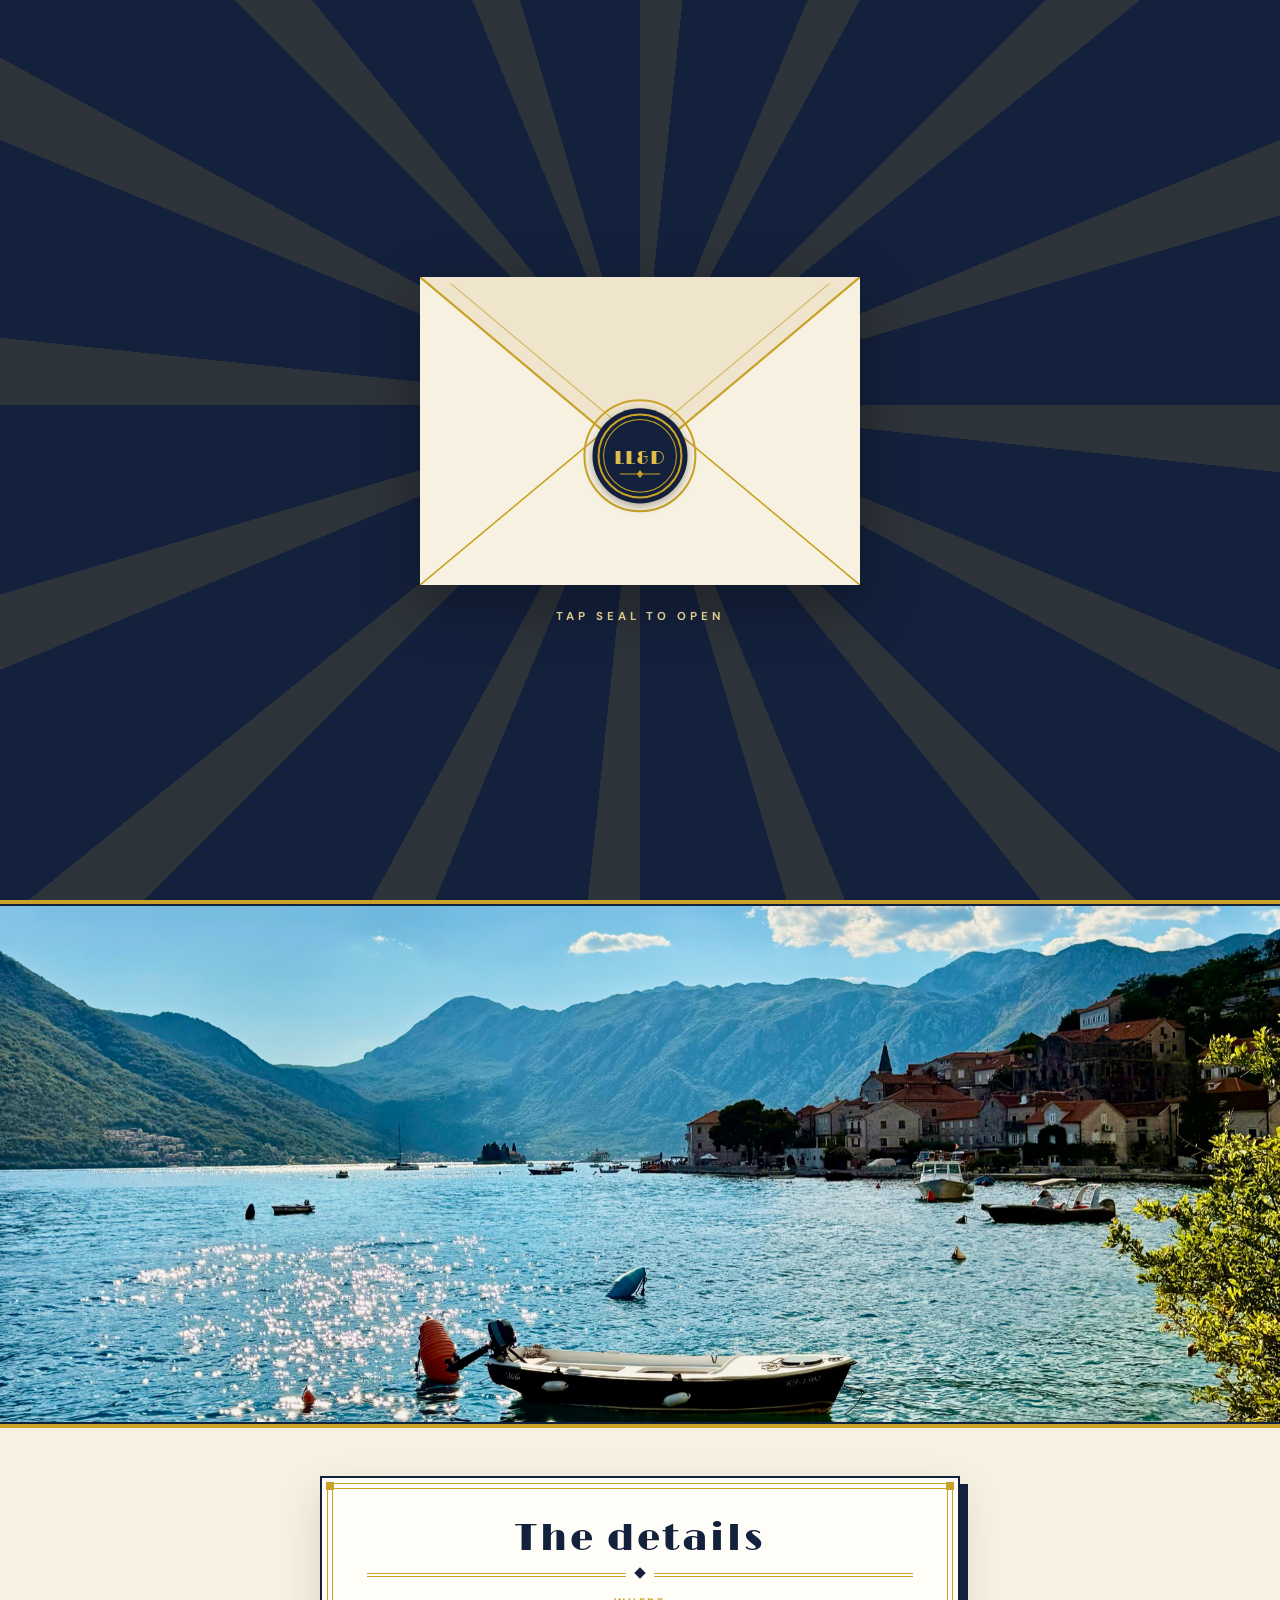
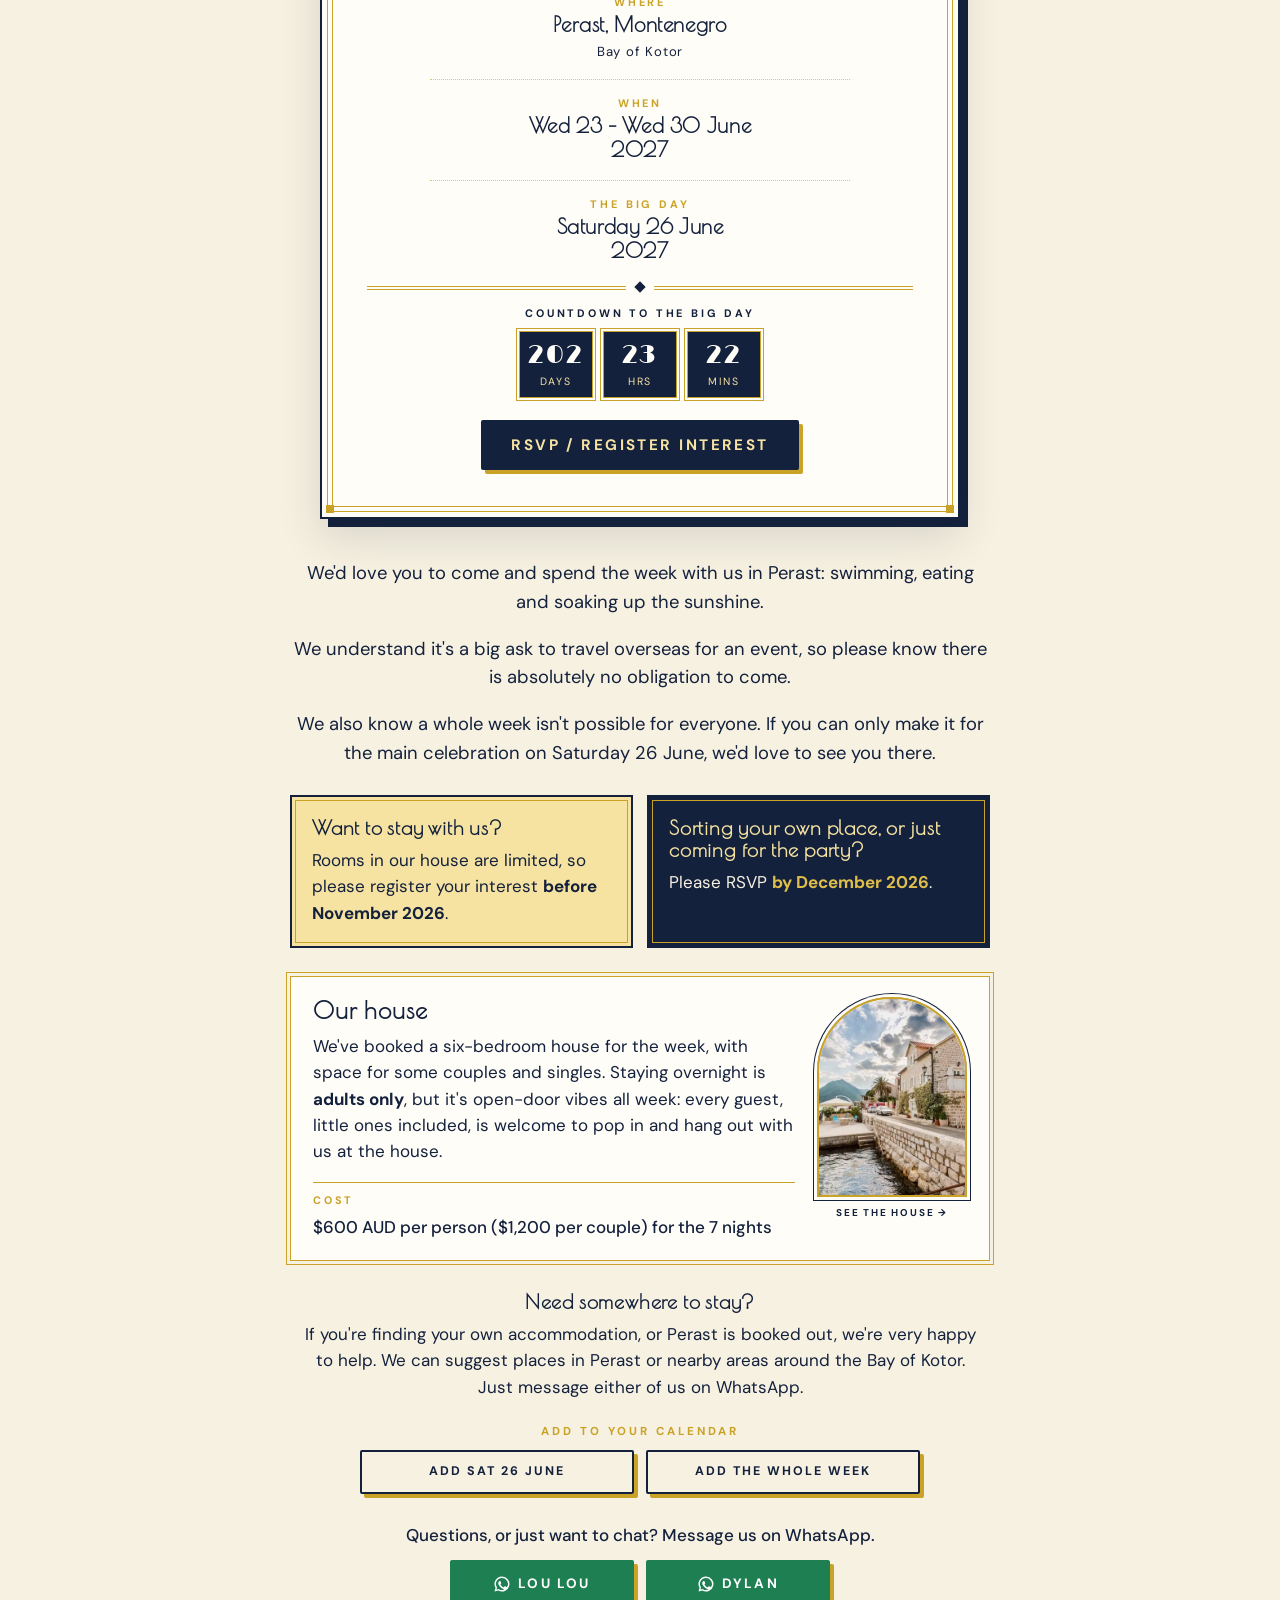
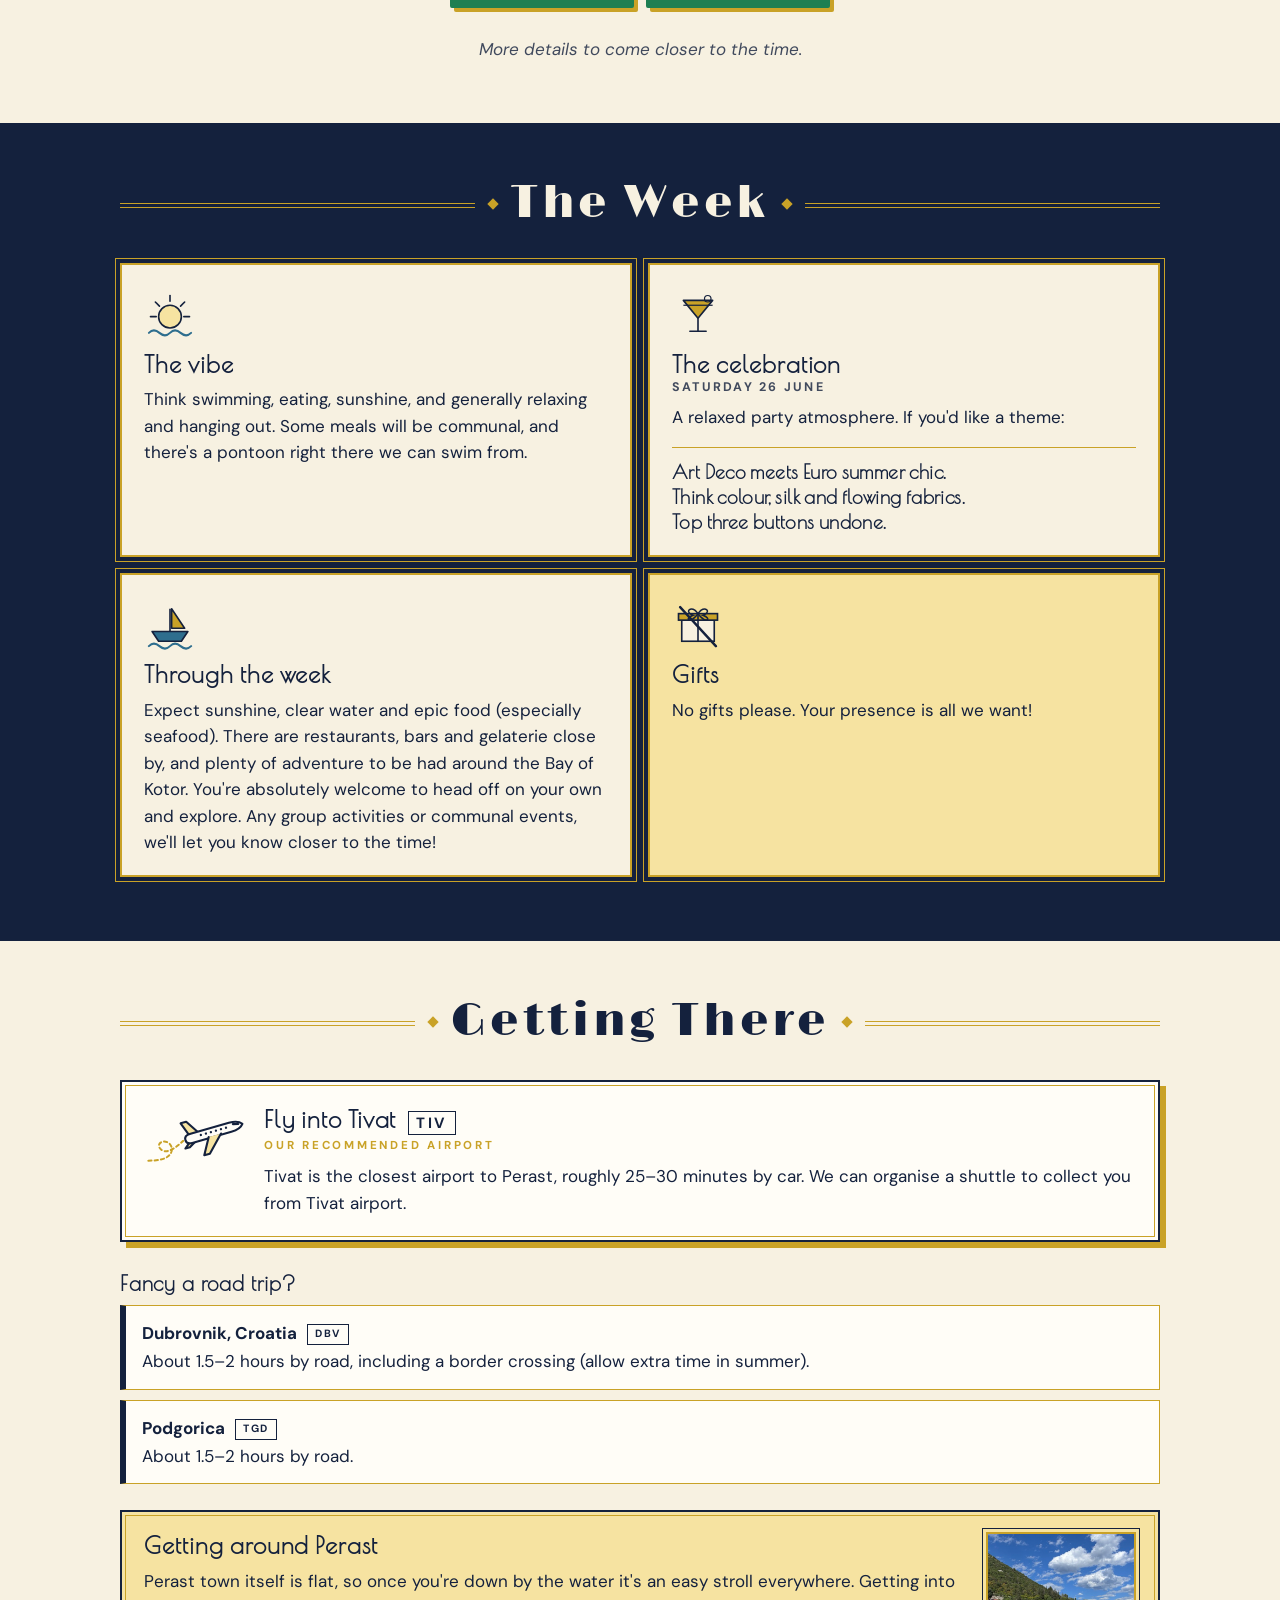
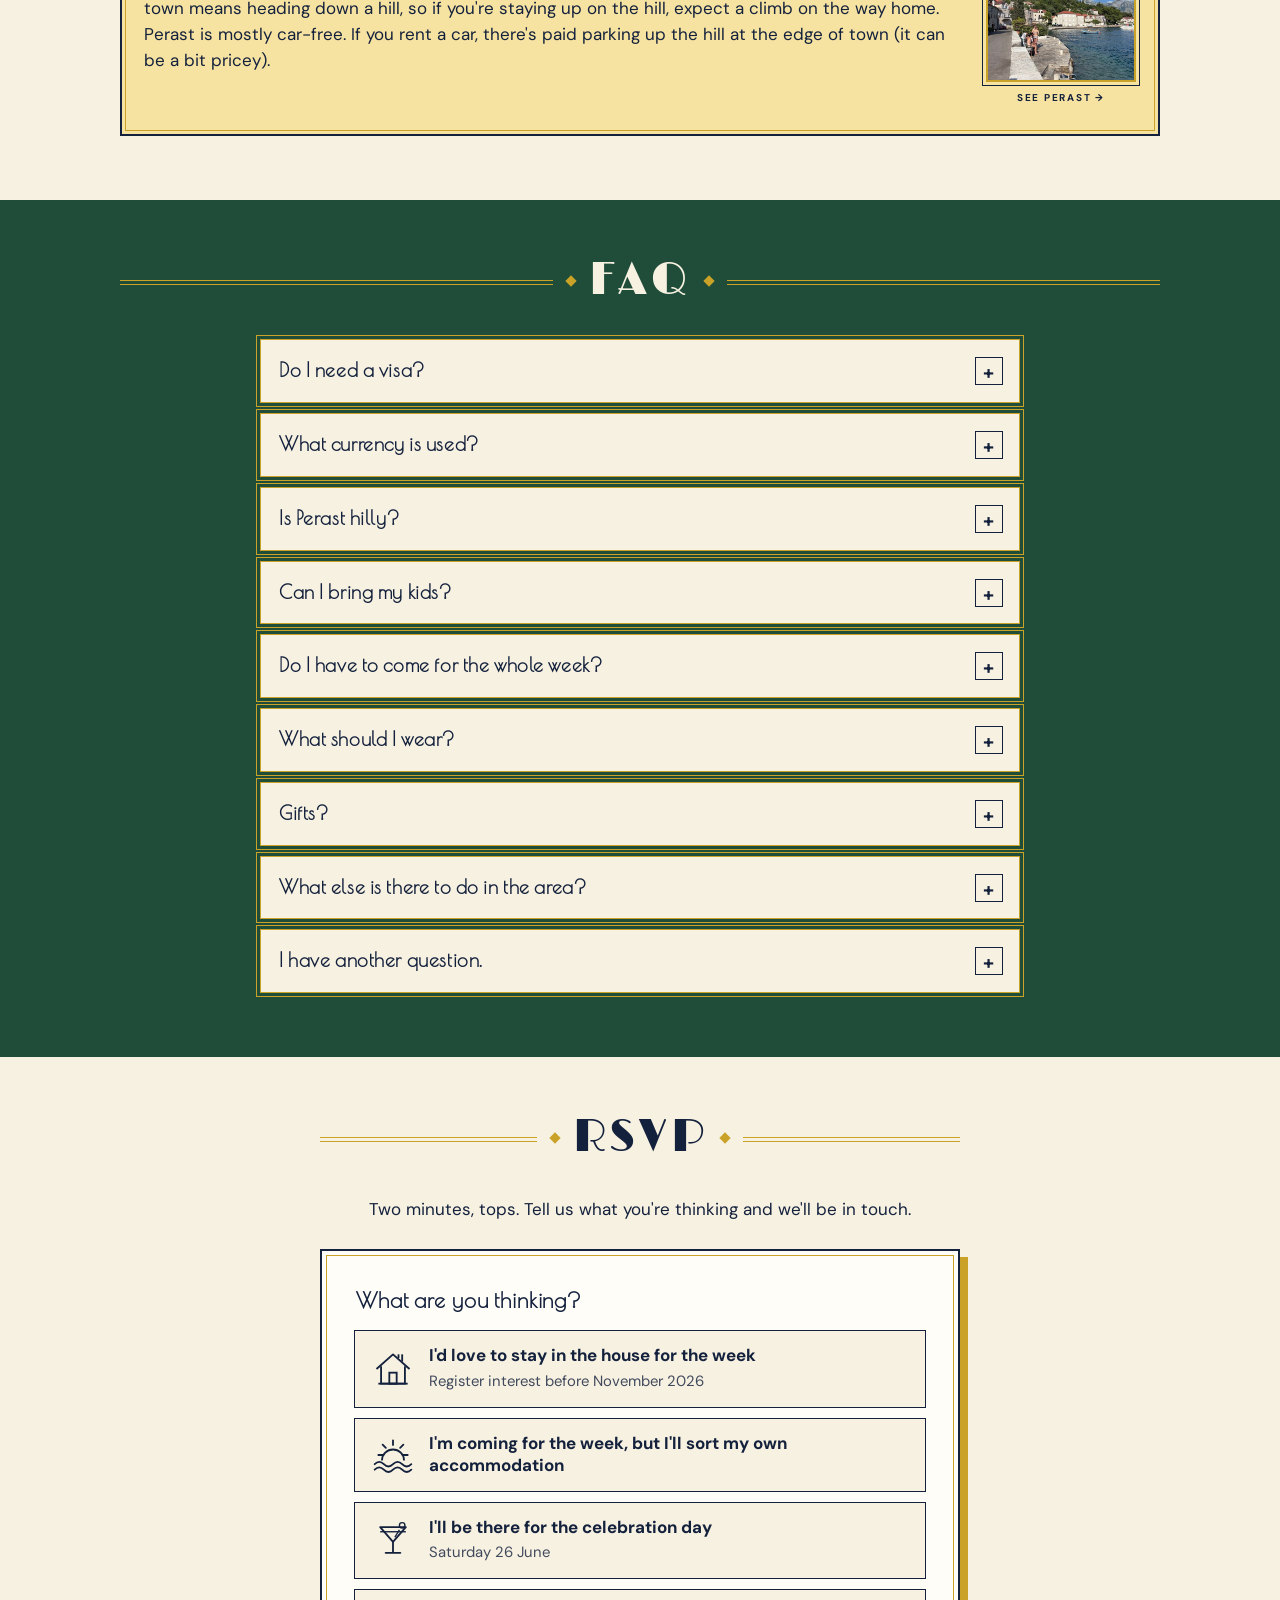
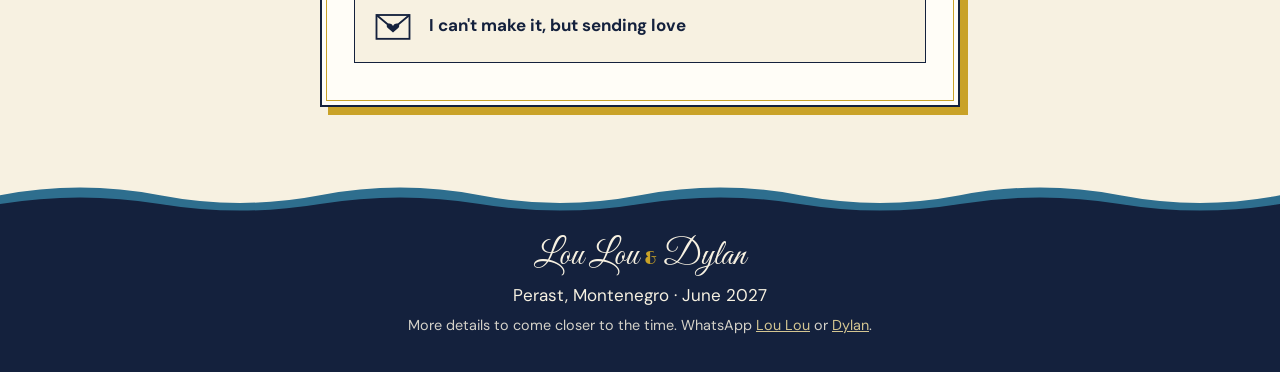
<file: index.html>
<!DOCTYPE html>
<html lang="en">
<head>
  <meta charset="utf-8">
  <meta name="viewport" content="width=device-width, initial-scale=1">
  <title>Lou Lou &amp; Dylan — Perast, June 2027</title>
  <meta name="description" content="We're eloping… and then we're throwing a party. Join us in Perast, Montenegro, 23–30 June 2027. Main celebration Saturday 26 June.">

  <!-- Link preview (WhatsApp, iMessage, etc). -->
  <meta property="og:type" content="website">
  <meta property="og:url" content="https://montenegroni.site/">
  <link rel="canonical" href="https://montenegroni.site/">
  <meta property="og:title" content="Tap the seal to open">
  <meta property="og:description" content="Something has arrived for you from Perast…">
  <meta property="og:image" content="https://montenegroni.site/assets/og-envelope.png">
  <meta property="og:image:alt" content="A sealed envelope with an LL &amp; D wax seal">
  <meta property="og:image:width" content="1200">
  <meta property="og:image:height" content="630">
  <meta name="twitter:card" content="summary_large_image">

  <link rel="icon" href="assets/favicon.svg" type="image/svg+xml">
  <link rel="preconnect" href="https://fonts.googleapis.com">
  <link rel="preconnect" href="https://fonts.gstatic.com" crossorigin>
  <link href="https://fonts.googleapis.com/css2?family=Great+Vibes&family=Limelight&family=Poiret+One&family=DM+Sans:ital,opsz,wght@0,9..40,400;0,9..40,500;0,9..40,700;1,9..40,400&display=swap" rel="stylesheet">
  <link rel="stylesheet" href="css/style.css?v=202610181660">
</head>
<body>

<a class="skip-link" href="#main">Skip to content</a>

<header class="topbar">
  <a class="brand" href="#home" aria-label="Back to top">LL <span class="amp">&amp;</span> D</a>
  <nav class="topnav" aria-label="Sections">
    <a href="#week">The Week</a>
    <a href="#getting-there">Getting There</a>
    <a href="#faq">FAQ</a>
    <a href="gallery.html">Gallery</a>
    <a href="#rsvp" class="nav-rsvp">RSVP</a>
  </nav>
</header>

<main id="main">

  <!-- ================= HERO / SAVE THE DATE ================= -->
  <section id="home" class="hero hero-cover">
    <div class="sunburst" aria-hidden="true">
      <svg viewBox="0 0 800 800" preserveAspectRatio="xMidYMid slice">
        <g transform="translate(400 400)">
          <g class="rays">
            <path d="M0 0 L-40 -900 L40 -900Z" transform="rotate(0)"/><path d="M0 0 L-40 -900 L40 -900Z" transform="rotate(22.5)"/><path d="M0 0 L-40 -900 L40 -900Z" transform="rotate(45)"/><path d="M0 0 L-40 -900 L40 -900Z" transform="rotate(67.5)"/><path d="M0 0 L-40 -900 L40 -900Z" transform="rotate(90)"/><path d="M0 0 L-40 -900 L40 -900Z" transform="rotate(112.5)"/><path d="M0 0 L-40 -900 L40 -900Z" transform="rotate(135)"/><path d="M0 0 L-40 -900 L40 -900Z" transform="rotate(157.5)"/><path d="M0 0 L-40 -900 L40 -900Z" transform="rotate(180)"/><path d="M0 0 L-40 -900 L40 -900Z" transform="rotate(202.5)"/><path d="M0 0 L-40 -900 L40 -900Z" transform="rotate(225)"/><path d="M0 0 L-40 -900 L40 -900Z" transform="rotate(247.5)"/><path d="M0 0 L-40 -900 L40 -900Z" transform="rotate(270)"/><path d="M0 0 L-40 -900 L40 -900Z" transform="rotate(292.5)"/><path d="M0 0 L-40 -900 L40 -900Z" transform="rotate(315)"/><path d="M0 0 L-40 -900 L40 -900Z" transform="rotate(337.5)"/>
          </g>
        </g>
      </svg>
    </div>

    <div class="deco-frame">
      <span class="corner tl" aria-hidden="true"></span><span class="corner tr" aria-hidden="true"></span>
      <span class="corner bl" aria-hidden="true"></span><span class="corner br" aria-hidden="true"></span>
      <div class="deco-inner">

        <div class="fan" aria-hidden="true">
          <svg viewBox="0 0 200 100">
            <g fill="none" stroke="var(--gold)" stroke-width="2">
              <path d="M10 100 A90 90 0 0 1 190 100"/>
              <path d="M32 100 A68 68 0 0 1 168 100"/>
              <path d="M54 100 A46 46 0 0 1 146 100"/>
              <path d="M76 100 A24 24 0 0 1 124 100"/>
              <line x1="100" y1="100" x2="100" y2="10"/>
              <line x1="100" y1="100" x2="36" y2="36"/><line x1="100" y1="100" x2="164" y2="36"/>
              <line x1="100" y1="100" x2="66" y2="16"/><line x1="100" y1="100" x2="134" y2="16"/>
              <line x1="100" y1="100" x2="16" y2="66"/><line x1="100" y1="100" x2="184" y2="66"/>
            </g>
            <circle cx="100" cy="100" r="7" fill="var(--navy)"/>
          </svg>
        </div>

        <p class="stamp">
          <svg class="flourish" viewBox="0 0 120 30" aria-hidden="true"><path d="M2 15 C 20 15, 22 4, 34 4 C 46 4, 44 26, 58 26 C 72 26, 74 8, 90 8 C 104 8, 108 15, 118 15" fill="none" stroke="currentColor" stroke-width="1.8" stroke-linecap="round"/><circle cx="118" cy="15" r="2.2" fill="currentColor"/><circle cx="2" cy="15" r="2.2" fill="currentColor"/></svg>
          <span>Save the date</span>
          <svg class="flourish flip" viewBox="0 0 120 30" aria-hidden="true"><path d="M2 15 C 20 15, 22 4, 34 4 C 46 4, 44 26, 58 26 C 72 26, 74 8, 90 8 C 104 8, 108 15, 118 15" fill="none" stroke="currentColor" stroke-width="1.8" stroke-linecap="round"/><circle cx="118" cy="15" r="2.2" fill="currentColor"/><circle cx="2" cy="15" r="2.2" fill="currentColor"/></svg>
        </p>

        <h1 class="hero-title">
          <span class="name">Lou Lou</span>
          <span class="amp-line">&amp;</span>
          <span class="name">Dylan</span>
        </h1>
        <p class="hero-kicker">A celebration in Perast</p>
        <p class="hero-sub">We're eloping… <em>and then we're throwing a party.</em></p>
        <p class="hero-invited">and you're invited!</p>
      </div>
    </div>

    <a class="scroll-cue" href="#bay">
      <span>The details</span>
      <svg viewBox="0 0 24 24" aria-hidden="true"><path d="M5 9 L12 16 L19 9" fill="none" stroke="currentColor" stroke-width="2" stroke-linecap="round" stroke-linejoin="round"/></svg>
    </a>
  </section>

  <!-- ================= PHOTO BAND ================= -->
  <div class="photo-band" id="bay" role="img" aria-label="The Bay of Kotor from Perast: a small boat on sparkling water, the town and the mountains behind">
    <picture>
      <source media="(min-width: 800px)" srcset="assets/band-bay.jpg">
      <img src="assets/band-bay-small.jpg" alt="" width="1000" height="481">
    </picture>
  </div>

  <!-- ================= THE DETAILS ================= -->
  <section id="details" class="details-section">
    <div class="deco-frame details-card">
      <span class="corner tl" aria-hidden="true"></span><span class="corner tr" aria-hidden="true"></span>
      <span class="corner bl" aria-hidden="true"></span><span class="corner br" aria-hidden="true"></span>
      <div class="deco-inner">
        <h2 class="details-title">The details</h2>

        <div class="rule-deco" aria-hidden="true"><span></span><i></i><span></span></div>

        <dl class="details">
          <div><dt>Where</dt><dd>Perast, Montenegro<br><small>Bay of Kotor</small></dd></div>
          <div><dt>When</dt><dd>Wed 23 – Wed 30 June<br>2027</dd></div>
          <div><dt>The big day</dt><dd>Saturday 26 June<br>2027</dd></div>
        </dl>

        <div class="rule-deco" aria-hidden="true"><span></span><i></i><span></span></div>

        <div class="countdown" aria-live="polite">
          <span class="countdown-label">Countdown to the big day</span>
          <div class="countdown-nums" id="countdown">
            <span><b data-cd="days">—</b>days</span>
            <span><b data-cd="hours">—</b>hrs</span>
            <span><b data-cd="mins">—</b>mins</span>
          </div>
        </div>

        <a href="#rsvp" class="btn btn-primary btn-big">RSVP / Register interest</a>
      </div>
    </div>

    <div class="wrap hero-copy">
      <p class="lead">We'd love you to come and spend the week with us in Perast: swimming, eating and soaking up the sunshine.</p>
      <p class="lead">We understand it's a big ask to travel overseas for an event, so please know there is absolutely no obligation to come.</p>
      <p class="lead">We also know a whole week isn't possible for everyone. If you can only make it for the main celebration on Saturday 26 June, we'd love to see you there.</p>

      <div class="callouts">
        <div class="callout callout-gold">
          <h3>Want to stay with us?</h3>
          <p>Rooms in our house are limited, so please register your interest <strong data-config="HOUSE_EOI_DEADLINE">before November 2026</strong>.</p>
        </div>
        <div class="callout callout-navy">
          <h3>Sorting your own place, or just coming for the party?</h3>
          <p>Please RSVP <strong data-config="RSVP_DEADLINE">by December 2026</strong>.</p>
        </div>
      </div>

      <div class="house-note">
        <a class="preview-photo preview-arch" href="gallery.html#our-house" aria-label="See photos of our house">
          <span class="preview-frame"><img src="assets/gallery/thumbs/house-pontoon.jpg" alt="Our stone house on the water" loading="lazy" width="720" height="480"></span>
          <span class="preview-label">See the house</span>
        </a>
        <h3>Our house</h3>
        <p>We've booked a six-bedroom house for the week, with space for some couples and singles. Staying overnight is <strong>adults only</strong>, but it's open-door vibes all week: every guest, little ones included, is welcome to pop in and hang out with us at the house.</p>
        <p class="cost-line"><span class="cost-label">Cost</span> <span data-config="HOUSE_COST_NOTE">$600 AUD per person ($1,200 per couple) for the 7 nights</span></p>
      </div>

      <div class="help-note">
        <h3>Need somewhere to stay?</h3>
        <p>If you're finding your own accommodation, or Perast is booked out, we're very happy to help. We can suggest places in Perast or nearby areas around the Bay of Kotor. Just message either of us on WhatsApp.</p>
      </div>

      <p class="cal-label">Add to your calendar</p>
      <div class="cal-row">
        <a class="btn btn-ghost" href="calendar/celebration.ics" download>Add Sat 26 June</a>
        <a class="btn btn-ghost" href="calendar/perast-week.ics" download>Add the whole week</a>
      </div>

      <div class="whatsapp-cta">
        <p>Questions, or just want to chat? Message us on WhatsApp.</p>
        <div class="wa-group">
          <a class="btn btn-whatsapp" data-wa="LOU_LOU" href="#" target="_blank" rel="noopener">Lou Lou</a>
          <a class="btn btn-whatsapp" data-wa="DYLAN" href="#" target="_blank" rel="noopener">Dylan</a>
        </div>
      </div>

      <p class="more-soon">More details to come closer to the time.</p>
    </div>
  </section>

  <!-- ================= THE WEEK ================= -->
  <section id="week" class="band band-navy">
    <div class="wrap">
      <h2 class="section-title"><span>The Week</span></h2>

      <div class="cards">
        <article class="card">
          <div class="card-icon" aria-hidden="true">
            <svg viewBox="0 0 64 64"><circle cx="32" cy="34" r="14" fill="var(--lemon)" stroke="var(--navy)" stroke-width="2"/><g stroke="var(--navy)" stroke-width="2" stroke-linecap="round"><line x1="32" y1="8" x2="32" y2="15"/><line x1="8" y1="34" x2="15" y2="34"/><line x1="49" y1="34" x2="56" y2="34"/><line x1="14" y1="16" x2="19" y2="21"/><line x1="50" y1="16" x2="45" y2="21"/></g><path d="M6 54 q6-6 13 0 t13 0 t13 0 t13 0" fill="none" stroke="var(--sea)" stroke-width="2.5" stroke-linecap="round"/></svg>
          </div>
          <h3>The vibe</h3>
          <p>Think swimming, eating, sunshine, and generally relaxing and hanging out. Some meals will be communal, and there's a pontoon right there we can swim from.</p>
        </article>

        <article class="card">
          <div class="card-icon" aria-hidden="true">
            <svg viewBox="0 0 64 64"><path d="M14 14 h36 l-18 22 z" fill="var(--gold)" stroke="var(--navy)" stroke-width="2" stroke-linejoin="round"/><line x1="32" y1="36" x2="32" y2="52" stroke="var(--navy)" stroke-width="2"/><line x1="22" y1="52" x2="42" y2="52" stroke="var(--navy)" stroke-width="2" stroke-linecap="round"/><line x1="14" y1="20" x2="50" y2="20" stroke="var(--navy)" stroke-width="1.5"/><circle cx="44" cy="12" r="4" fill="none" stroke="var(--navy)" stroke-width="1.5"/></svg>
          </div>
          <h3>The celebration<br><small>Saturday 26 June</small></h3>
          <p>A relaxed party atmosphere. If you'd like a theme:</p>
          <p class="theme-line">Art Deco meets Euro summer chic.<br>Think colour, silk and flowing fabrics.<br>Top three buttons undone.</p>
        </article>

        <article class="card">
          <div class="card-icon" aria-hidden="true">
            <svg viewBox="0 0 64 64"><path d="M10 40 h44 l-8 12 h-28 z" fill="var(--sea)" stroke="var(--navy)" stroke-width="2" stroke-linejoin="round"/><line x1="32" y1="40" x2="32" y2="12" stroke="var(--navy)" stroke-width="2"/><path d="M34 12 l16 24 h-16z" fill="var(--gold)" stroke="var(--navy)" stroke-width="2" stroke-linejoin="round"/><path d="M6 58 q6-6 13 0 t13 0 t13 0 t13 0" fill="none" stroke="var(--sea)" stroke-width="2.5" stroke-linecap="round"/></svg>
          </div>
          <h3>Through the week</h3>
          <p>Expect sunshine, clear water and epic food (especially seafood). There are restaurants, bars and gelaterie close by, and plenty of adventure to be had around the Bay of Kotor. You're absolutely welcome to head off on your own and explore. Any group activities or communal events, we'll let you know closer to the time!</p>
        </article>

        <article class="card card-gold">
          <div class="card-icon" aria-hidden="true">
            <svg viewBox="0 0 64 64"><rect x="12" y="26" width="40" height="26" fill="var(--cream)" stroke="var(--navy)" stroke-width="2"/><rect x="8" y="18" width="48" height="8" fill="var(--gold)" stroke="var(--navy)" stroke-width="2"/><line x1="32" y1="18" x2="32" y2="52" stroke="var(--navy)" stroke-width="2"/><path d="M32 18 c-8-12-18-2-6 2 c-12 4-4 12 6-2 c10 14 18 6 6 2 c12-4 2-14-6-2z" fill="none" stroke="var(--navy)" stroke-width="1.8"/><line x1="10" y1="10" x2="54" y2="58" stroke="var(--navy)" stroke-width="3" stroke-linecap="round"/></svg>
          </div>
          <h3>Gifts</h3>
          <p>No gifts please. Your presence is all we want!</p>
        </article>
      </div>
    </div>
  </section>

  <!-- ================= GETTING THERE ================= -->
  <section id="getting-there" class="band band-cream">
    <div class="wrap">
      <h2 class="section-title"><span>Getting There</span></h2>

      <div class="route-hero">
        <div class="route-badge" aria-hidden="true">
          <svg viewBox="-24 9 86 50">
            <path d="M-22 56 C-14 56 -4 55 -2 48 C-0.5 42 -7 37.5 -11.5 40.5 C-15.5 43.5 -10 50.5 -3 47 C1.5 45 5 41.5 8 39" fill="none" stroke="var(--gold)" stroke-width="1.7" stroke-linecap="round" stroke-dasharray="2.8 2.6"/>
            <g transform="rotate(-16 32 32)" stroke="var(--navy)" stroke-width="1.8" stroke-linejoin="round" stroke-linecap="round">
              <path d="M13 28 L9 17 L14 17 L21 28" fill="var(--lemon)"/>
              <path d="M13 34 L7 39 L11 39 L18 35" fill="var(--lemon)"/>
              <path d="M9 32 C9 29.5 11 28 14 28 L49 28 C54.5 28 58.5 30 60 32 C58.5 34 54.5 36 49 36 L14 36 C11 36 9 34.5 9 32 Z" fill="var(--white)"/>
              <path d="M29 35 L21 49 L26 49 L40 35" fill="var(--lemon)"/>
              <path d="M52 30 L56.5 31.2" fill="none"/>
              <g fill="var(--navy)" stroke="none">
                <circle cx="23" cy="31.4" r="1"/><circle cx="27.5" cy="31.4" r="1"/><circle cx="32" cy="31.4" r="1"/><circle cx="36.5" cy="31.4" r="1"/><circle cx="41" cy="31.4" r="1"/><circle cx="45.5" cy="31.4" r="1"/>
              </g>
            </g>
          </svg>
        </div>
        <div>
          <h3>Fly into Tivat <span class="code">TIV</span></h3>
          <p class="tag">Our recommended airport</p>
          <p>Tivat is the closest airport to Perast, roughly 25–30 minutes by car. We can organise a shuttle to collect you from Tivat airport.</p>
        </div>
      </div>

      <h3 class="sub-heading">Fancy a road trip?</h3>
      <ul class="routes">
        <li><strong>Dubrovnik, Croatia <span class="code">DBV</span></strong> About 1.5–2 hours by road, including a border crossing (allow extra time in summer).</li>
        <li><strong>Podgorica <span class="code">TGD</span></strong> About 1.5–2 hours by road.</li>
      </ul>

      <div class="note-box">
        <a class="preview-photo" href="gallery.html#perast" aria-label="See photos of Perast">
          <span class="preview-frame"><img src="assets/gallery/thumbs/waterfront-restaurants.jpg" alt="Perast town along the water" loading="lazy" width="720" height="540"></span>
          <span class="preview-label">See Perast</span>
        </a>
        <h3>Getting around Perast</h3>
        <p>Perast town itself is flat, so once you're down by the water it's an easy stroll everywhere. Getting into town means heading down a hill, so if you're staying up on the hill, expect a climb on the way home. Perast is mostly car-free. If you rent a car, there's paid parking up the hill at the edge of town (it can be a bit pricey).</p>
      </div>
    </div>
  </section>

  <!-- ================= FAQ ================= -->
  <section id="faq" class="band band-green">
    <div class="wrap">
      <h2 class="section-title"><span>FAQ</span></h2>

      <div class="faq">
        <details>
          <summary>Do I need a visa?</summary>
          <div class="faq-body"><p>Montenegro isn't part of the EU or the Schengen Area. Australian passport holders don't need a visa for short visits (up to 90 days), and <strong>time spent in Montenegro doesn't count towards your Schengen days</strong>, which is handy if you're combining the trip with Europe. If you're travelling on another passport, please check the entry rules for your nationality.</p></div>
        </details>
        <details>
          <summary>What currency is used?</summary>
          <div class="faq-body"><p>Montenegro uses the euro (€).</p></div>
        </details>
        <details>
          <summary>Is Perast hilly?</summary>
          <div class="faq-body"><p>Perast town itself is flat. Getting into town is down a hill (and back up again afterwards), and if you stay up on the hill you'll get your steps in. Leaving Perast is hilly… unless you go by sea!</p></div>
        </details>
        <details>
          <summary>Can I bring my kids?</summary>
          <div class="faq-body"><p>Absolutely! Kids are very welcome at the celebration, and to visit the house any time. It's open-door vibes all week. The only thing that's adults only is staying overnight in the house, so families will need to arrange their own accommodation. Just ask us if you'd like suggestions.</p></div>
        </details>
        <details>
          <summary>Do I have to come for the whole week?</summary>
          <div class="faq-body"><p>Not at all. Come for the week, a few days, or just the Saturday celebration. Whatever works for you.</p></div>
        </details>
        <details>
          <summary>What should I wear?</summary>
          <div class="faq-body"><p>It's relaxed, but with flair. If you need a theme: <strong>Art Deco meets Euro summer chic</strong>.</p><p>Think colour, silk and flowing fabrics.<br>Top three buttons undone.</p><p>Heels optional, but always fun. Pack swimwear, sunscreen and comfy shoes.</p></div>
        </details>
        <details>
          <summary>Gifts?</summary>
          <div class="faq-body"><p>No gifts, please. Your presence is all we want!</p></div>
        </details>
        <details>
          <summary>What else is there to do in the area?</summary>
          <div class="faq-body">
            <p>Plenty! A few of our favourites around the Bay of Kotor:</p>
            <ul class="faq-links">
              <li><a href="https://www.underwaterwine.me/index.php/en/" target="_blank" rel="noopener">Underwater wine cellar, Kotor</a>: wine aged for a year on the seabed of the bay, with a floating wine bar.</li>
              <li><a href="https://shop.kotorcablecar.com/en/" target="_blank" rel="noopener">Kotor cable car</a>: 11 minutes from the sea up to Lovćen National Park, with huge views over the bay.</li>
              <li><a href="https://www.google.com/maps/place/Kotor+Old+Town+View/@42.424662,18.771234,16z/data=!3m1!4b1!4m6!3m5!1s0x134c3369ac343c9b:0x641c66e0035127ed!8m2!3d42.424662!4d18.771234!16s%2Fg%2F11sd32c2j3" target="_blank" rel="noopener">Kotor Old Town viewpoint</a>: a lookout over Kotor's old town and the bay.</li>
              <li><a href="https://www.google.com/maps/place/Orahovac+Beach/@42.4899399,18.7552768,17z/data=!3m1!4b1!4m6!3m5!1s0x134c35e7162aa233:0xc7a62593a4ab16d7!8m2!3d42.4899399!4d18.7578517!16s%2Fg%2F11v6syzft_" target="_blank" rel="noopener">Orahovac Beach</a>: a pretty beach a short trip along the bay from Perast.</li>
            </ul>
          </div>
        </details>
        <details>
          <summary>I have another question.</summary>
          <div class="faq-body">
            <p>Message us on WhatsApp!</p>
            <div class="wa-group">
              <a class="btn btn-whatsapp" data-wa="LOU_LOU" href="#" target="_blank" rel="noopener">Lou Lou</a>
              <a class="btn btn-whatsapp" data-wa="DYLAN" href="#" target="_blank" rel="noopener">Dylan</a>
            </div>
          </div>
        </details>
      </div>
    </div>
  </section>

  <!-- ================= RSVP ================= -->
  <section id="rsvp" class="band band-cream rsvp-band">
    <div class="wrap wrap-narrow">
      <h2 class="section-title"><span>RSVP</span></h2>
      <p class="rsvp-intro">Two minutes, tops. Tell us what you're thinking and we'll be in touch.</p>

      <form id="rsvp-form" class="rsvp-form" novalidate>

        <fieldset class="choice-set">
          <legend>What are you thinking?</legend>
          <label class="choice">
            <input type="radio" name="plan" value="house" required>
            <span class="choice-card">
              <span class="choice-icon" aria-hidden="true"><svg viewBox="0 0 48 48"><path d="M6 24 L24 8 L42 24" fill="none" stroke="currentColor" stroke-width="2" stroke-linejoin="round"/><path d="M11 21 V40 H37 V21" fill="none" stroke="currentColor" stroke-width="2" stroke-linejoin="round"/><rect x="20" y="28" width="8" height="12" fill="none" stroke="currentColor" stroke-width="2"/><line x1="8" y1="40" x2="40" y2="40" stroke="currentColor" stroke-width="2"/><line x1="30" y1="12" x2="30" y2="8" stroke="currentColor" stroke-width="2"/><line x1="34" y1="16" x2="34" y2="8" stroke="currentColor" stroke-width="2"/></svg></span>
              <span class="choice-text"><b>I'd love to stay in the house for the week</b><small>Register interest <span data-config="HOUSE_EOI_DEADLINE">before November 2026</span></small></span>
            </span>
          </label>
          <label class="choice">
            <input type="radio" name="plan" value="week-own">
            <span class="choice-card">
              <span class="choice-icon" aria-hidden="true"><svg viewBox="0 0 48 48"><path d="M12 30 A12 12 0 0 1 36 30" fill="none" stroke="currentColor" stroke-width="2"/><g stroke="currentColor" stroke-width="2" stroke-linecap="round"><line x1="24" y1="8" x2="24" y2="13"/><line x1="8" y1="24" x2="13" y2="24"/><line x1="40" y1="24" x2="35" y2="24"/><line x1="12.7" y1="12.7" x2="16.2" y2="16.2"/><line x1="35.3" y1="12.7" x2="31.8" y2="16.2"/></g><path d="M4 34 q5-5 10 0 t10 0 t10 0 t10 0" fill="none" stroke="currentColor" stroke-width="2" stroke-linecap="round"/><path d="M4 40 q5-5 10 0 t10 0 t10 0 t10 0" fill="none" stroke="currentColor" stroke-width="2" stroke-linecap="round"/></svg></span>
              <span class="choice-text"><b>I'm coming for the week, but I'll sort my own accommodation</b></span>
            </span>
          </label>
          <label class="choice">
            <input type="radio" name="plan" value="saturday">
            <span class="choice-card">
              <span class="choice-icon" aria-hidden="true"><svg viewBox="0 0 48 48"><path d="M10 10 H38 L24 26 Z" fill="none" stroke="currentColor" stroke-width="2" stroke-linejoin="round"/><line x1="10" y1="15" x2="38" y2="15" stroke="currentColor" stroke-width="1.5"/><line x1="24" y1="26" x2="24" y2="38" stroke="currentColor" stroke-width="2"/><line x1="16" y1="38" x2="32" y2="38" stroke="currentColor" stroke-width="2" stroke-linecap="round"/><circle cx="34" cy="8" r="3" fill="none" stroke="currentColor" stroke-width="1.5"/><line x1="31" y1="13" x2="26" y2="21" stroke="currentColor" stroke-width="1.5"/></svg></span>
              <span class="choice-text"><b>I'll be there for the celebration day</b><small>Saturday 26 June</small></span>
            </span>
          </label>
          <label class="choice">
            <input type="radio" name="plan" value="cant">
            <span class="choice-card">
              <span class="choice-icon" aria-hidden="true"><svg viewBox="0 0 48 48"><rect x="6" y="12" width="36" height="26" fill="none" stroke="currentColor" stroke-width="2"/><path d="M6 12 L24 27 L42 12" fill="none" stroke="currentColor" stroke-width="2" stroke-linejoin="round"/><path d="M24 24 c-3-5-9-2-6 2 l6 5 l6-5 c3-4-3-7-6-2z" fill="currentColor"/></svg></span>
              <span class="choice-text"><b>I can't make it, but sending love</b></span>
            </span>
          </label>
        </fieldset>

        <div class="fields" id="rsvp-fields" hidden>

          <div class="field">
            <label for="f-name">Name(s) <span class="req">required</span></label>
            <input id="f-name" name="name" type="text" autocomplete="name" required placeholder="e.g. Jerry Seinfeld">
          </div>

          <div class="field">
            <label for="f-email">Email <span class="req">required</span></label>
            <input id="f-email" name="email" type="email" autocomplete="email" required inputmode="email" placeholder="you@example.com">
          </div>

          <div class="field">
            <label for="f-phone">WhatsApp / phone <span class="opt">optional</span></label>
            <input id="f-phone" name="phone" type="tel" autocomplete="tel" inputmode="tel" placeholder="+61 …">
          </div>

          <div class="field-row field-pair" data-show="house week-own saturday">
            <div class="field">
              <label for="f-adults">Adults <span class="req">required</span></label>
              <input id="f-adults" name="adults" type="number" min="1" max="20" inputmode="numeric" value="1">
            </div>
            <div class="field" data-show="week-own saturday">
              <label for="f-kids">Kids</label>
              <input id="f-kids" name="kids" type="number" min="0" max="20" inputmode="numeric" value="0">
            </div>
          </div>
          <small class="hint hint-under-pair" data-show="week-own saturday">Staying overnight in the house is adults only, but kids are very welcome to visit the house and at the celebration.</small>

          <div class="field" data-show="house">
            <span class="label">Coming as…</span>
            <div class="pills">
              <label><input type="radio" name="party_type" value="couple"><span>A couple</span></label>
              <label><input type="radio" name="party_type" value="single"><span>Single</span></label>
            </div>
          </div>

          <div class="field" data-show="house">
            <span class="label">Which nights are you hoping to stay?</span>
            <div class="pills">
              <label><input type="radio" name="nights" value="full-week" checked><span>The full week (23–30 June)</span></label>
              <label><input type="radio" name="nights" value="some"><span>Some nights</span></label>
            </div>
            <input class="nights-detail" name="nights_detail" type="text" placeholder="Which nights? e.g. Thu 24 – Mon 28" hidden>
          </div>

          <div class="field-row" data-show="house week-own">
            <div class="field">
              <label for="f-arrive">Rough arrival <span class="opt">optional</span></label>
              <input id="f-arrive" name="arrival" type="text" placeholder="e.g. Wed 23 June">
            </div>
            <div class="field">
              <label for="f-depart">Rough departure <span class="opt">optional</span></label>
              <input id="f-depart" name="departure" type="text" placeholder="e.g. Wed 30 June">
            </div>
          </div>

          <div class="field" data-show="house week-own saturday">
            <span class="label">Interested in the Tivat airport shuttle?</span>
            <div class="pills">
              <label><input type="radio" name="shuttle" value="yes"><span>Yes</span></label>
              <label><input type="radio" name="shuttle" value="no"><span>No</span></label>
              <label><input type="radio" name="shuttle" value="not-sure" checked><span>Not sure yet</span></label>
            </div>
          </div>

          <div class="field" data-show="house week-own saturday">
            <label for="f-diet">Dietary requirements <span class="opt">optional</span></label>
            <input id="f-diet" name="dietary" type="text" placeholder="Vegetarian, allergies, etc.">
          </div>

          <div class="field">
            <label for="f-message">A message for Lou Lou &amp; Dylan <span class="opt">optional</span></label>
            <textarea id="f-message" name="message" rows="3" placeholder="Anything at all…"></textarea>
          </div>

          <!-- honeypot: bots fill this, humans never see it -->
          <input type="text" name="_gotcha" tabindex="-1" autocomplete="off" class="hp" aria-hidden="true">

          <p class="form-error" id="form-error" role="alert" hidden></p>

          <button type="submit" class="btn btn-primary btn-big" id="submit-btn">Send it</button>
          <p class="fine-print" data-show="house">A house spot is an expression of interest, not a confirmed booking. We'll be in touch.</p>
        </div>
      </form>

      <div class="thanks" id="rsvp-thanks" hidden tabindex="-1">
        <div class="thanks-art" aria-hidden="true">
          <svg viewBox="0 0 200 100">
            <g fill="none" stroke="var(--gold)" stroke-width="2">
              <path d="M10 100 A90 90 0 0 1 190 100"/><path d="M40 100 A60 60 0 0 1 160 100"/><path d="M70 100 A30 30 0 0 1 130 100"/>
              <line x1="100" y1="100" x2="100" y2="10"/><line x1="100" y1="100" x2="36" y2="36"/><line x1="100" y1="100" x2="164" y2="36"/>
            </g>
            <circle cx="100" cy="100" r="7" fill="var(--navy)"/>
          </svg>
        </div>
        <h3 class="thanks-title" id="thanks-title">Euro summer, baby!</h3>
        <p class="thanks-message" id="thanks-copy">We can't wait to have a negroni with you!</p>
        <p class="thanks-small" id="thanks-small">We'll be in touch closer to the time with more details.</p>
        <p class="thanks-house" id="thanks-house" hidden>Just so you know: a house spot is an expression of interest, not a confirmed booking. We'll confirm with you once we've heard from everyone.</p>
        <div class="wa-group">
          <a class="btn btn-whatsapp" data-wa="LOU_LOU" href="#" target="_blank" rel="noopener">Lou Lou</a>
          <a class="btn btn-whatsapp" data-wa="DYLAN" href="#" target="_blank" rel="noopener">Dylan</a>
        </div>
      </div>
    </div>
  </section>

</main>

<footer class="footer">
  <div class="footer-waves" aria-hidden="true">
    <svg viewBox="0 0 320 40" preserveAspectRatio="none">
      <path d="M0 22 q20-14 40 0 t40 0 t40 0 t40 0 t40 0 t40 0 t40 0 t40 0 V40 H0z" fill="var(--sea)"/>
      <path d="M0 30 q20-12 40 0 t40 0 t40 0 t40 0 t40 0 t40 0 t40 0 t40 0 V40 H0z" fill="var(--navy)"/>
    </svg>
  </div>
  <p class="footer-names">Lou Lou <span class="amp">&amp;</span> Dylan</p>
  <p>Perast, Montenegro · June 2027</p>
  <p class="footer-small">More details to come closer to the time. WhatsApp <a data-wa="LOU_LOU" href="#" target="_blank" rel="noopener">Lou Lou</a> or <a data-wa="DYLAN" href="#" target="_blank" rel="noopener">Dylan</a>.</p>
</footer>

<div class="sticky-rsvp" id="sticky-rsvp">
  <a href="#rsvp" class="btn btn-primary">RSVP / Register interest</a>
</div>

<script src="js/config.js?v=202610181660"></script>
<script src="js/celebrate.js?v=202610181660"></script>
<script src="js/envelope.js?v=202610181660"></script>
<script src="js/main.js?v=202610181660"></script>
</body>
</html>
</file>
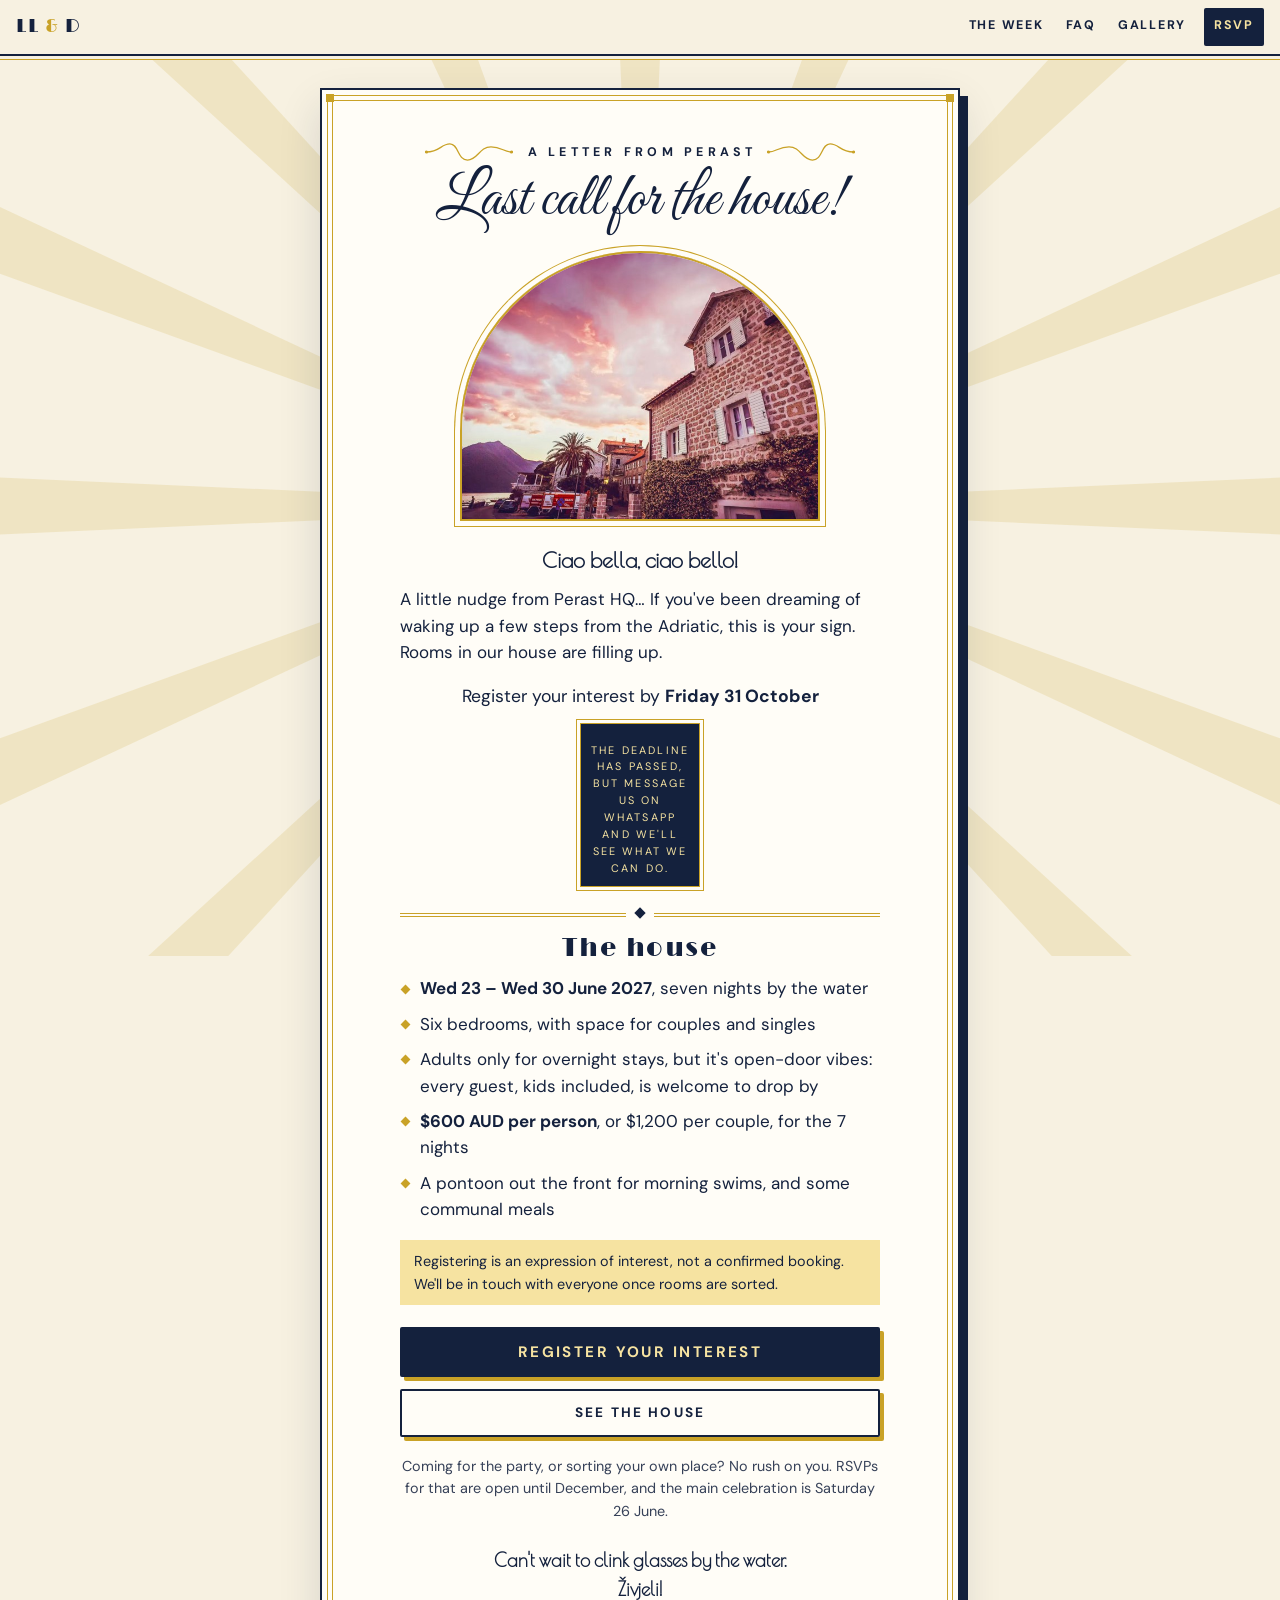
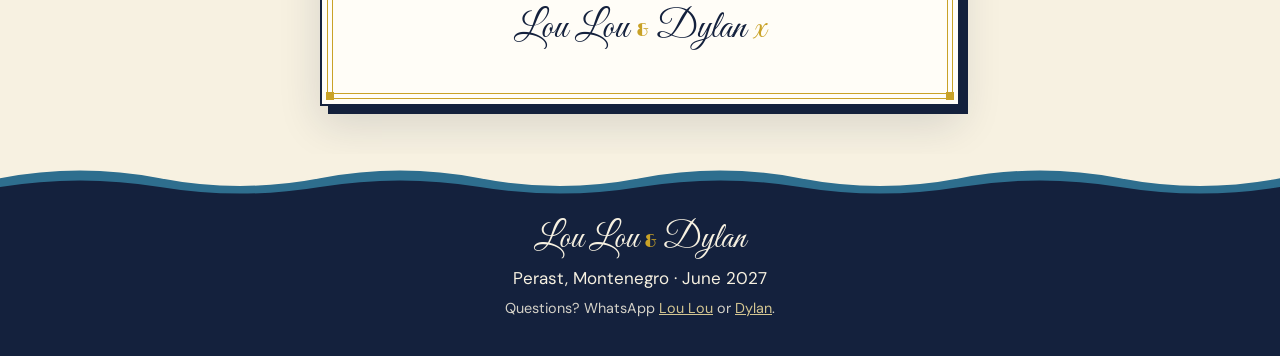
<file: house/index.html>
<!DOCTYPE html>
<html lang="en">
<head>
  <meta charset="utf-8">
  <meta name="viewport" content="width=device-width, initial-scale=1">
  <title>Last call for the house — Lou Lou &amp; Dylan</title>
  <meta name="description" content="A little letter from Perast: rooms in our house are filling up. Register your interest by 31 October.">

  <!-- Link preview (iMessage, WhatsApp) -->
  <meta property="og:type" content="website">
  <meta property="og:url" content="https://montenegroni.site/house/">
  <meta property="og:title" content="Last call for the house 🍹">
  <meta property="og:description" content="A little letter from Perast. Rooms are filling up, so register your interest by 31 October.">
  <meta property="og:image" content="https://montenegroni.site/assets/gallery/house-sunset.jpg">
  <meta property="og:image:alt" content="Our stone house in Perast under a pink sunset">
  <meta name="twitter:card" content="summary_large_image">

  <link rel="icon" href="../assets/favicon.svg" type="image/svg+xml">
  <link rel="preconnect" href="https://fonts.googleapis.com">
  <link rel="preconnect" href="https://fonts.gstatic.com" crossorigin>
  <link href="https://fonts.googleapis.com/css2?family=Great+Vibes&family=Limelight&family=Poiret+One&family=DM+Sans:ital,opsz,wght@0,9..40,400;0,9..40,500;0,9..40,700;1,9..40,400&display=swap" rel="stylesheet">
  <link rel="stylesheet" href="../css/style.css?v=202610181660">
</head>
<body class="page-letter">

<header class="topbar">
  <a class="brand" href="../" aria-label="Home">LL <span class="amp">&amp;</span> D</a>
  <nav class="topnav" aria-label="Sections">
    <a href="../#week">The Week</a>
    <a href="../#faq">FAQ</a>
    <a href="../gallery.html">Gallery</a>
    <a href="../?plan=house#rsvp" class="nav-rsvp">RSVP</a>
  </nav>
</header>

<main class="letter-page">
  <div class="sunburst" aria-hidden="true">
    <svg viewBox="0 0 800 800" preserveAspectRatio="xMidYMid slice"><g transform="translate(400 400)"><g class="rays">
      <path d="M0 0 L-40 -900 L40 -900Z" transform="rotate(0)"/><path d="M0 0 L-40 -900 L40 -900Z" transform="rotate(22.5)"/><path d="M0 0 L-40 -900 L40 -900Z" transform="rotate(45)"/><path d="M0 0 L-40 -900 L40 -900Z" transform="rotate(67.5)"/><path d="M0 0 L-40 -900 L40 -900Z" transform="rotate(90)"/><path d="M0 0 L-40 -900 L40 -900Z" transform="rotate(112.5)"/><path d="M0 0 L-40 -900 L40 -900Z" transform="rotate(135)"/><path d="M0 0 L-40 -900 L40 -900Z" transform="rotate(157.5)"/><path d="M0 0 L-40 -900 L40 -900Z" transform="rotate(180)"/><path d="M0 0 L-40 -900 L40 -900Z" transform="rotate(202.5)"/><path d="M0 0 L-40 -900 L40 -900Z" transform="rotate(225)"/><path d="M0 0 L-40 -900 L40 -900Z" transform="rotate(247.5)"/><path d="M0 0 L-40 -900 L40 -900Z" transform="rotate(270)"/><path d="M0 0 L-40 -900 L40 -900Z" transform="rotate(292.5)"/><path d="M0 0 L-40 -900 L40 -900Z" transform="rotate(315)"/><path d="M0 0 L-40 -900 L40 -900Z" transform="rotate(337.5)"/>
    </g></g></svg>
  </div>

  <article class="deco-frame letter">
    <span class="corner tl" aria-hidden="true"></span><span class="corner tr" aria-hidden="true"></span>
    <span class="corner bl" aria-hidden="true"></span><span class="corner br" aria-hidden="true"></span>
    <div class="deco-inner">

      <p class="stamp">
        <svg class="flourish" viewBox="0 0 120 30" aria-hidden="true"><path d="M2 15 C 20 15, 22 4, 34 4 C 46 4, 44 26, 58 26 C 72 26, 74 8, 90 8 C 104 8, 108 15, 118 15" fill="none" stroke="currentColor" stroke-width="1.8" stroke-linecap="round"/><circle cx="118" cy="15" r="2.2" fill="currentColor"/><circle cx="2" cy="15" r="2.2" fill="currentColor"/></svg>
        <span>A letter from Perast</span>
        <svg class="flourish flip" viewBox="0 0 120 30" aria-hidden="true"><path d="M2 15 C 20 15, 22 4, 34 4 C 46 4, 44 26, 58 26 C 72 26, 74 8, 90 8 C 104 8, 108 15, 118 15" fill="none" stroke="currentColor" stroke-width="1.8" stroke-linecap="round"/><circle cx="118" cy="15" r="2.2" fill="currentColor"/><circle cx="2" cy="15" r="2.2" fill="currentColor"/></svg>
      </p>

      <h1 class="letter-title">Last call for the house!</h1>

      <a class="letter-photo" href="../gallery.html#our-house" aria-label="See more photos of the house">
        <img src="../assets/gallery/thumbs/house-sunset.jpg" alt="Our stone house in Perast under a pink sunset" width="720" height="480">
      </a>

      <div class="letter-body">
        <p class="letter-greeting">Ciao bella, ciao bello!</p>
        <p>A little nudge from Perast HQ… If you've been dreaming of waking up a few steps from the Adriatic, this is your sign. Rooms in our house are filling up.</p>
        <p class="letter-deadline">Register your interest by <strong>Friday 31 October</strong></p>

        <div class="letter-countdown" id="letter-countdown" aria-live="polite">
          <b data-ld="days">—</b>
          <span data-ld="label">days to go</span>
        </div>

        <div class="rule-deco" aria-hidden="true"><span></span><i></i><span></span></div>

        <h2 class="letter-sub">The house</h2>
        <ul class="letter-list">
          <li><strong>Wed 23 – Wed 30 June 2027</strong>, seven nights by the water</li>
          <li>Six bedrooms, with space for couples and singles</li>
          <li>Adults only for overnight stays, but it's open-door vibes: every guest, kids included, is welcome to drop by</li>
          <li><strong>$600 AUD per person</strong>, or $1,200 per couple, for the 7 nights</li>
          <li>A pontoon out the front for morning swims, and some communal meals</li>
        </ul>

        <p class="letter-note">Registering is an expression of interest, not a confirmed booking. We'll be in touch with everyone once rooms are sorted.</p>

        <div class="letter-actions">
          <a class="btn btn-primary btn-big" href="../?plan=house#rsvp">Register your interest</a>
          <a class="btn btn-ghost" href="../gallery.html#our-house">See the house</a>
        </div>

        <p class="letter-small">Coming for the party, or sorting your own place? No rush on you. RSVPs for that are open until December, and the main celebration is Saturday 26 June.</p>

        <p class="letter-signoff">Can't wait to clink glasses by the water.<br>Živjeli!</p>
        <p class="letter-names">Lou Lou <span class="amp">&amp;</span> Dylan <span class="x">x</span></p>
      </div>
    </div>
  </article>
</main>

<footer class="footer">
  <div class="footer-waves" aria-hidden="true">
    <svg viewBox="0 0 320 40" preserveAspectRatio="none">
      <path d="M0 22 q20-14 40 0 t40 0 t40 0 t40 0 t40 0 t40 0 t40 0 t40 0 V40 H0z" fill="var(--sea)"/>
      <path d="M0 30 q20-12 40 0 t40 0 t40 0 t40 0 t40 0 t40 0 t40 0 t40 0 V40 H0z" fill="var(--navy)"/>
    </svg>
  </div>
  <p class="footer-names">Lou Lou <span class="amp">&amp;</span> Dylan</p>
  <p>Perast, Montenegro · June 2027</p>
  <p class="footer-small">Questions? WhatsApp <a data-wa="LOU_LOU" href="#" target="_blank" rel="noopener">Lou Lou</a> or <a data-wa="DYLAN" href="#" target="_blank" rel="noopener">Dylan</a>.</p>
</footer>

<script src="../js/config.js?v=202610181660"></script>
<script src="../js/main.js?v=202610181660"></script>
<script>
  // Countdown to the house deadline: end of Friday 31 October 2026, Sydney time.
  (function () {
    var end = new Date('2026-10-31T23:59:59+11:00').getTime();
    var days = document.querySelector('[data-ld="days"]');
    var label = document.querySelector('[data-ld="label"]');
    var left = end - Date.now();
    if (left <= 0) {
      document.getElementById('letter-countdown').innerHTML = '<span>The deadline has passed, but message us on WhatsApp and we\'ll see what we can do.</span>';
      return;
    }
    var d = Math.ceil(left / 86400000);
    days.textContent = d;
    label.textContent = d === 1 ? 'day to go' : 'days to go';
  })();
</script>
</body>
</html>
</file>
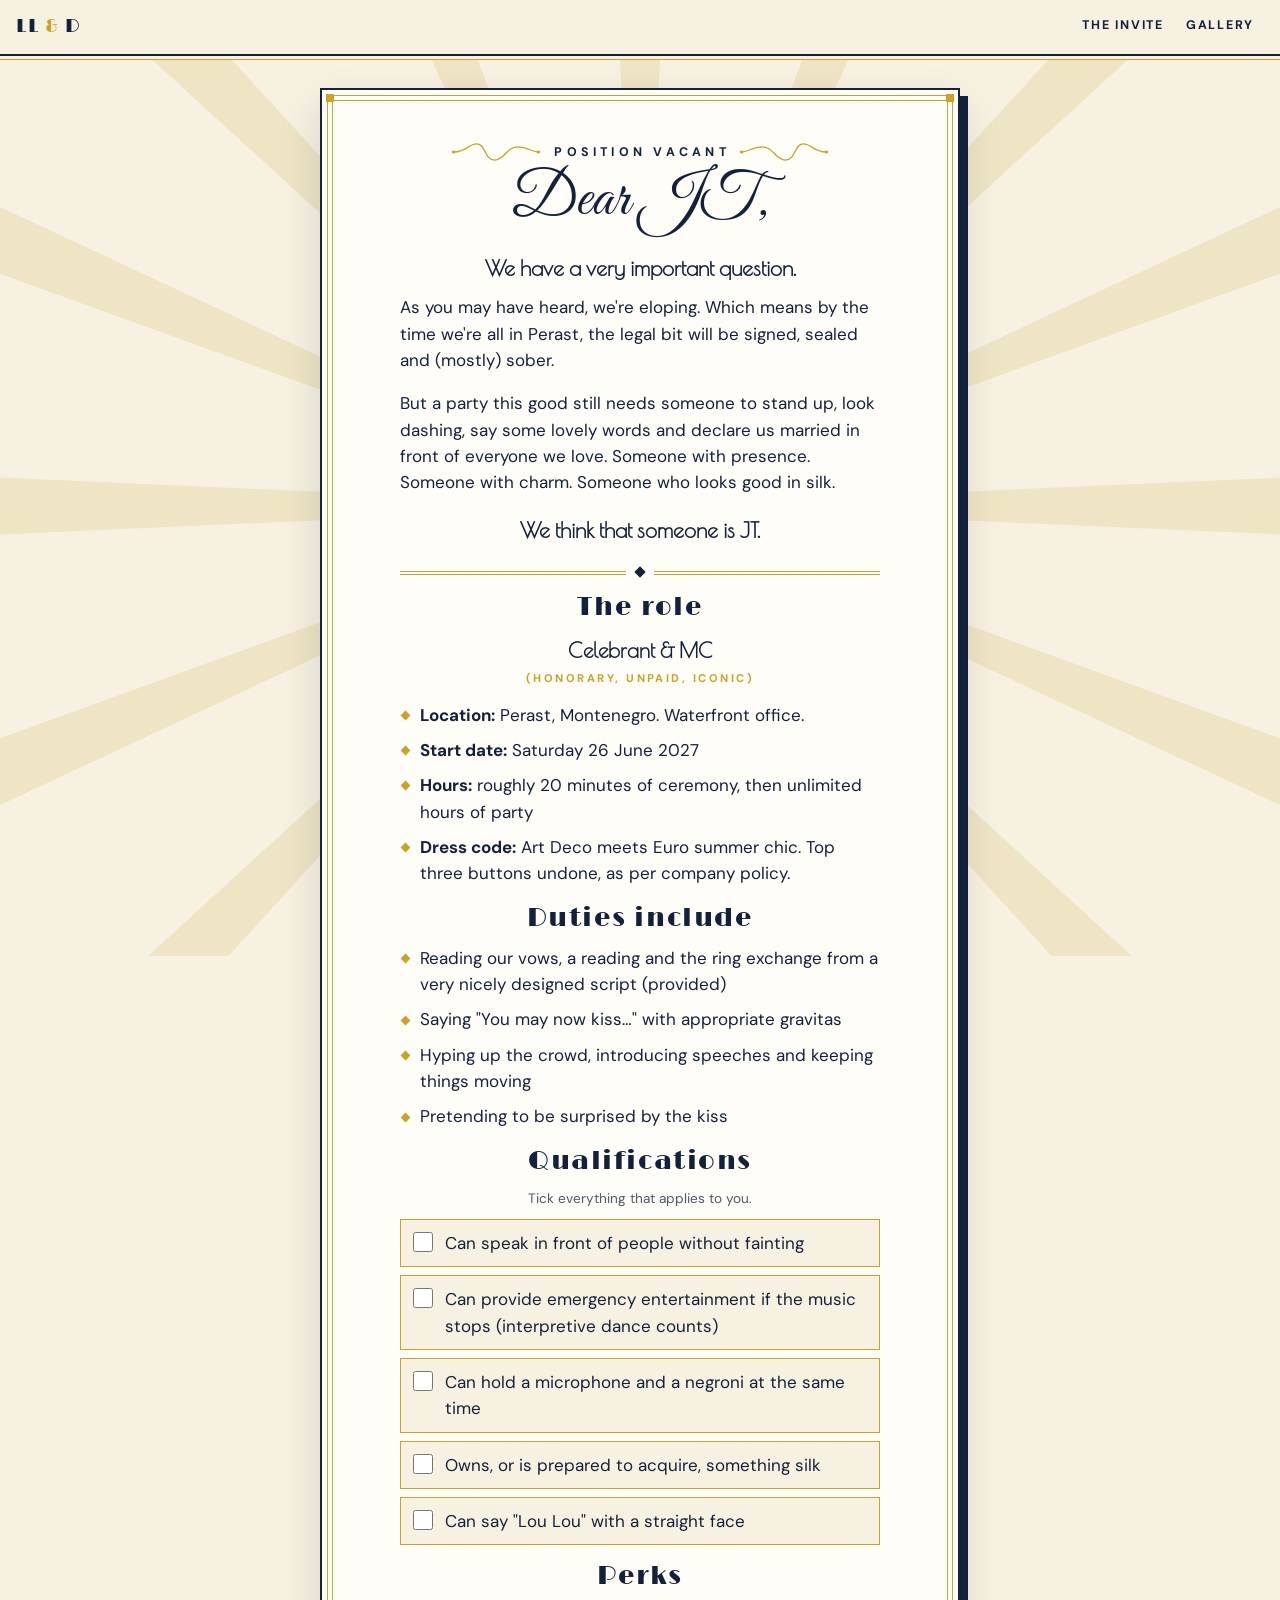
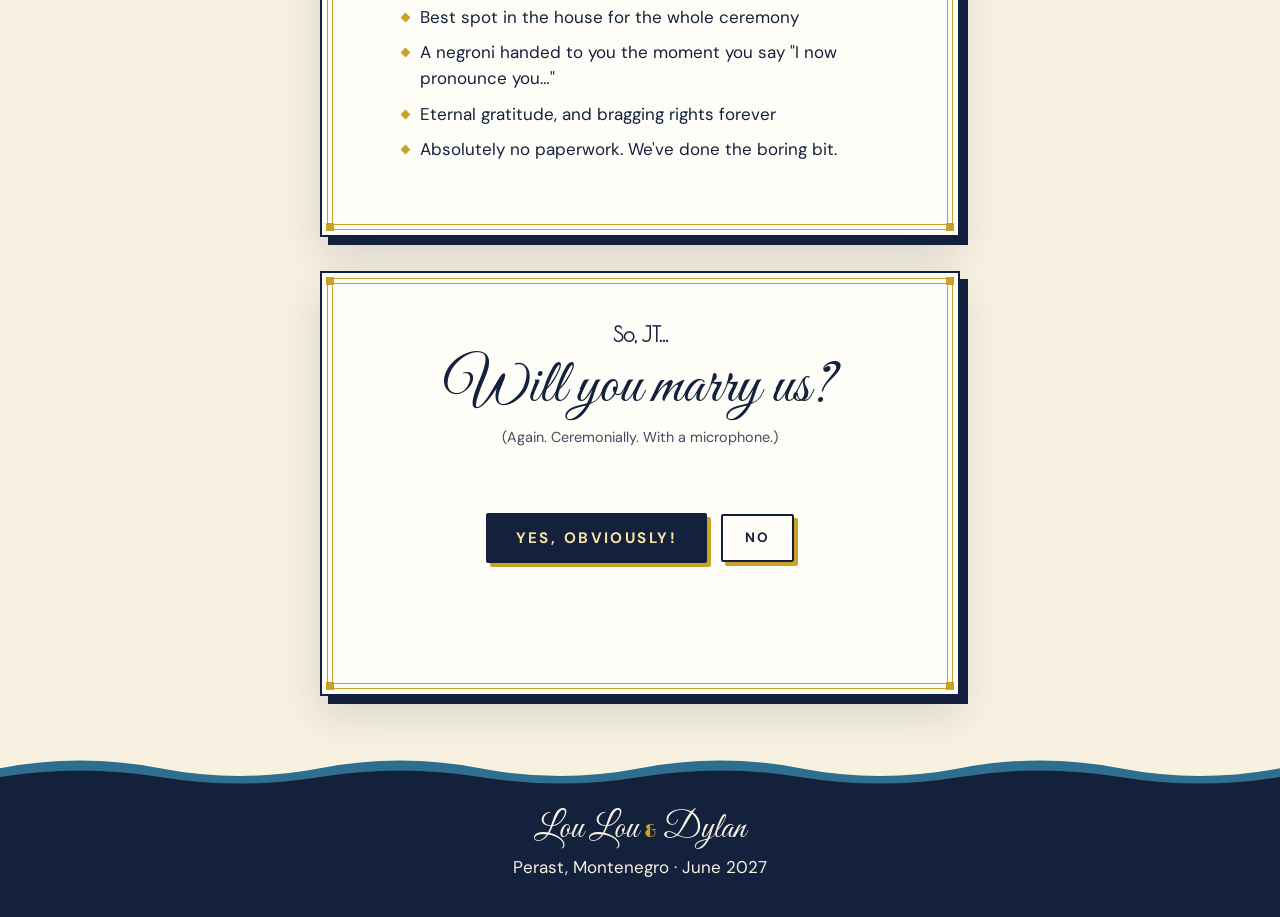
<file: mc/index.html>
<!DOCTYPE html>
<html lang="en">
<head>
  <meta charset="utf-8">
  <meta name="viewport" content="width=device-width, initial-scale=1">
  <title>A very important question — Lou Lou &amp; Dylan</title>
  <meta name="robots" content="noindex">
  <meta name="description" content="Lou Lou &amp; Dylan have a job offer for you.">
  <meta property="og:type" content="website">
  <meta property="og:title" content="A very important question…">
  <meta property="og:description" content="Lou Lou &amp; Dylan have a job offer for you. Applications close when you say yes.">
  <meta property="og:image" content="https://montenegroni.site/assets/og-envelope.png">
  <meta property="og:image:width" content="1200">
  <meta property="og:image:height" content="630">
  <meta name="twitter:card" content="summary_large_image">
  <link rel="icon" href="../assets/favicon.svg" type="image/svg+xml">
  <link rel="preconnect" href="https://fonts.googleapis.com">
  <link rel="preconnect" href="https://fonts.gstatic.com" crossorigin>
  <link href="https://fonts.googleapis.com/css2?family=Great+Vibes&family=Limelight&family=Poiret+One&family=DM+Sans:ital,opsz,wght@0,9..40,400;0,9..40,500;0,9..40,700;1,9..40,400&display=swap" rel="stylesheet">
  <link rel="stylesheet" href="../css/style.css?v=202610181660">
</head>
<body class="page-mc">

<header class="topbar">
  <a class="brand" href="../" aria-label="Home">LL <span class="amp">&amp;</span> D</a>
  <nav class="topnav" aria-label="Sections"><a href="../">The invite</a><a href="../gallery.html">Gallery</a></nav>
</header>

<main class="letter-page mc-page">
  <div class="sunburst" aria-hidden="true">
    <svg viewBox="0 0 800 800" preserveAspectRatio="xMidYMid slice"><g transform="translate(400 400)"><g class="rays">
      <path d="M0 0 L-40 -900 L40 -900Z" transform="rotate(0)"/><path d="M0 0 L-40 -900 L40 -900Z" transform="rotate(22.5)"/><path d="M0 0 L-40 -900 L40 -900Z" transform="rotate(45)"/><path d="M0 0 L-40 -900 L40 -900Z" transform="rotate(67.5)"/><path d="M0 0 L-40 -900 L40 -900Z" transform="rotate(90)"/><path d="M0 0 L-40 -900 L40 -900Z" transform="rotate(112.5)"/><path d="M0 0 L-40 -900 L40 -900Z" transform="rotate(135)"/><path d="M0 0 L-40 -900 L40 -900Z" transform="rotate(157.5)"/><path d="M0 0 L-40 -900 L40 -900Z" transform="rotate(180)"/><path d="M0 0 L-40 -900 L40 -900Z" transform="rotate(202.5)"/><path d="M0 0 L-40 -900 L40 -900Z" transform="rotate(225)"/><path d="M0 0 L-40 -900 L40 -900Z" transform="rotate(247.5)"/><path d="M0 0 L-40 -900 L40 -900Z" transform="rotate(270)"/><path d="M0 0 L-40 -900 L40 -900Z" transform="rotate(292.5)"/><path d="M0 0 L-40 -900 L40 -900Z" transform="rotate(315)"/><path d="M0 0 L-40 -900 L40 -900Z" transform="rotate(337.5)"/>
    </g></g></svg>
  </div>

  <!-- ===== 1. The job ad ===== -->
  <article class="deco-frame letter">
    <span class="corner tl" aria-hidden="true"></span><span class="corner tr" aria-hidden="true"></span>
    <span class="corner bl" aria-hidden="true"></span><span class="corner br" aria-hidden="true"></span>
    <div class="deco-inner">
      <p class="stamp">
        <svg class="flourish" viewBox="0 0 120 30" aria-hidden="true"><path d="M2 15 C 20 15, 22 4, 34 4 C 46 4, 44 26, 58 26 C 72 26, 74 8, 90 8 C 104 8, 108 15, 118 15" fill="none" stroke="currentColor" stroke-width="1.8" stroke-linecap="round"/><circle cx="118" cy="15" r="2.2" fill="currentColor"/><circle cx="2" cy="15" r="2.2" fill="currentColor"/></svg>
        <span>Position vacant</span>
        <svg class="flourish flip" viewBox="0 0 120 30" aria-hidden="true"><path d="M2 15 C 20 15, 22 4, 34 4 C 46 4, 44 26, 58 26 C 72 26, 74 8, 90 8 C 104 8, 108 15, 118 15" fill="none" stroke="currentColor" stroke-width="1.8" stroke-linecap="round"/><circle cx="118" cy="15" r="2.2" fill="currentColor"/><circle cx="2" cy="15" r="2.2" fill="currentColor"/></svg>
      </p>
      <h1 class="letter-title">Dear <span class="js-name">you</span>,</h1>

      <div class="letter-body">
        <p class="letter-greeting">We have a very important question.</p>
        <p>As you may have heard, we're eloping. Which means by the time we're all in Perast, the legal bit will be signed, sealed and (mostly) sober.</p>
        <p>But a party this good still needs someone to stand up, look dashing, say some lovely words and declare us married in front of everyone we love. Someone with presence. Someone with charm. Someone who looks good in silk.</p>
        <p class="mc-reveal">We think that someone is <strong class="js-name">you</strong>.</p>

        <div class="rule-deco" aria-hidden="true"><span></span><i></i><span></span></div>

        <h2 class="letter-sub">The role</h2>
        <p class="mc-title">Celebrant &amp; MC <span>(Honorary, Unpaid, Iconic)</span></p>
        <ul class="letter-list">
          <li><strong>Location:</strong> Perast, Montenegro. Waterfront office.</li>
          <li><strong>Start date:</strong> Saturday 26 June 2027</li>
          <li><strong>Hours:</strong> roughly 20 minutes of ceremony, then unlimited hours of party</li>
          <li><strong>Dress code:</strong> Art Deco meets Euro summer chic. Top three buttons undone, as per company policy.</li>
        </ul>

        <h2 class="letter-sub">Duties include</h2>
        <ul class="letter-list">
          <li>Reading our vows, a reading and the ring exchange from a very nicely designed script (provided)</li>
          <li>Saying "You may now kiss…" with appropriate gravitas</li>
          <li>Hyping up the crowd, introducing speeches and keeping things moving</li>
          <li>Pretending to be surprised by the kiss</li>
        </ul>

        <h2 class="letter-sub">Qualifications</h2>
        <p class="mc-hint">Tick everything that applies to you.</p>
        <div class="mc-checklist" id="mc-checklist">
          <label><input type="checkbox"><span>Can speak in front of people without fainting</span></label>
          <label><input type="checkbox"><span>Can provide emergency entertainment if the music stops (interpretive dance counts)</span></label>
          <label><input type="checkbox"><span>Can hold a microphone and a negroni at the same time</span></label>
          <label><input type="checkbox"><span>Owns, or is prepared to acquire, something silk</span></label>
          <label><input type="checkbox"><span>Can say "Lou Lou" with a straight face</span></label>
        </div>
        <p class="mc-qualified" id="mc-qualified" hidden>✦ Wow. Overqualified, frankly. ✦</p>

        <h2 class="letter-sub">Perks</h2>
        <ul class="letter-list">
          <li>Best spot in the house for the whole ceremony</li>
          <li>A negroni handed to you the moment you say "I now pronounce you…"</li>
          <li>Eternal gratitude, and bragging rights forever</li>
          <li>Absolutely no paperwork. We've done the boring bit.</li>
        </ul>
      </div>
    </div>
  </article>

  <!-- ===== 2. The question ===== -->
  <section class="deco-frame letter mc-ask" id="the-question">
    <span class="corner tl" aria-hidden="true"></span><span class="corner tr" aria-hidden="true"></span>
    <span class="corner bl" aria-hidden="true"></span><span class="corner br" aria-hidden="true"></span>
    <div class="deco-inner">
      <p class="mc-kicker">So, <span class="js-name">you</span>…</p>
      <h2 class="letter-title mc-question">Will you marry us?</h2>
      <p class="mc-small">(Again. Ceremonially. With a microphone.)</p>
      <div class="mc-buttons" id="mc-buttons">
        <button type="button" class="btn btn-primary btn-big" id="mc-yes">Yes, obviously!</button>
        <button type="button" class="btn btn-ghost" id="mc-no">No</button>
      </div>
      <p class="mc-taunt" id="mc-taunt" aria-live="polite"></p>
    </div>
  </section>

  <!-- ===== 3. The certificate (after yes) ===== -->
  <section class="mc-done" id="mc-done" hidden tabindex="-1">
    <div class="deco-frame letter mc-cert">
      <span class="corner tl" aria-hidden="true"></span><span class="corner tr" aria-hidden="true"></span>
      <span class="corner bl" aria-hidden="true"></span><span class="corner br" aria-hidden="true"></span>
      <div class="deco-inner">
        <div class="fan" aria-hidden="true">
          <svg viewBox="0 0 200 100"><g fill="none" stroke="var(--gold)" stroke-width="2"><path d="M10 100 A90 90 0 0 1 190 100"/><path d="M32 100 A68 68 0 0 1 168 100"/><path d="M54 100 A46 46 0 0 1 146 100"/><path d="M76 100 A24 24 0 0 1 124 100"/><line x1="100" y1="100" x2="100" y2="10"/><line x1="100" y1="100" x2="36" y2="36"/><line x1="100" y1="100" x2="164" y2="36"/><line x1="100" y1="100" x2="66" y2="16"/><line x1="100" y1="100" x2="134" y2="16"/><line x1="100" y1="100" x2="16" y2="66"/><line x1="100" y1="100" x2="184" y2="66"/></g><circle cx="100" cy="100" r="7" fill="var(--navy)"/></svg>
        </div>
        <p class="mc-cert-kicker">Certificate of Ceremonial Authority</p>
        <p class="mc-cert-line">This is to certify that</p>
        <p class="mc-cert-name js-name-cert">you</p>
        <p class="mc-cert-line">is hereby appointed</p>
        <p class="mc-cert-role">Celebrant &amp; Master of Ceremonies</p>
        <p class="mc-cert-line">for the marriage celebration of<br><strong>Lou Lou &amp; Dylan</strong><br>Perast, Montenegro · Saturday 26 June 2027</p>
        <p class="mc-cert-small">By the power vested in you by montenegroni.site, a negroni and two very happy people.</p>
        <div class="mc-seal" aria-hidden="true">LL&amp;D</div>
      </div>
    </div>

    <div class="mc-next">
      <p class="mc-next-title">Now make it official.</p>
      <p>Tell us the good news:</p>
      <div class="wa-group">
        <a class="btn btn-whatsapp" id="mc-wa-lou" href="#" target="_blank" rel="noopener">Lou Lou</a>
        <a class="btn btn-whatsapp" id="mc-wa-dylan" href="#" target="_blank" rel="noopener">Dylan</a>
      </div>
      <p class="mc-small">Screenshot your certificate for your records. Framing optional, but encouraged.</p>
    </div>
  </section>
</main>

<footer class="footer">
  <div class="footer-waves" aria-hidden="true">
    <svg viewBox="0 0 320 40" preserveAspectRatio="none">
      <path d="M0 22 q20-14 40 0 t40 0 t40 0 t40 0 t40 0 t40 0 t40 0 t40 0 V40 H0z" fill="var(--sea)"/>
      <path d="M0 30 q20-12 40 0 t40 0 t40 0 t40 0 t40 0 t40 0 t40 0 t40 0 V40 H0z" fill="var(--navy)"/>
    </svg>
  </div>
  <p class="footer-names">Lou Lou <span class="amp">&amp;</span> Dylan</p>
  <p>Perast, Montenegro · June 2027</p>
</footer>

<script src="../js/config.js?v=202610181660"></script>
<script src="../js/celebrate.js?v=202610181660"></script>
<script>
(function () {
  'use strict';
  var cfg = window.SITE_CONFIG || {};

  // ---- Personalise with ?name=Tom ----
  var m = /[?&]name=([^&#]+)/.exec(location.search);
  var name = m ? decodeURIComponent(m[1].replace(/\+/g, ' ')).trim().slice(0, 40) : 'JT';
  document.querySelectorAll('.js-name').forEach(function (el) { el.textContent = name || 'you'; });
  if (!name) document.querySelector('h1.letter-title').textContent = 'Dear friend,';
  document.querySelector('.js-name-cert').textContent = name || 'our favourite person';

  // ---- Qualifications checklist ----
  var boxes = document.querySelectorAll('#mc-checklist input');
  boxes.forEach(function (b) {
    b.addEventListener('change', function () {
      var all = Array.prototype.every.call(boxes, function (x) { return x.checked; });
      document.getElementById('mc-qualified').hidden = !all;
    });
  });

  // ---- The runaway No button ----
  var no = document.getElementById('mc-no'), yes = document.getElementById('mc-yes');
  var taunt = document.getElementById('mc-taunt'), wrap = document.getElementById('mc-buttons');
  var tries = 0;
  var lines = [
    'Hmm, the button seems to disagree.',
    'Nice try.',
    'The "No" button has left the chat.',
    'Is that a no… or a "go on, ask me again"?',
    'We have all day. And negronis.',
    'OK fine, we\'ll make it easier for you.'
  ];
  function dodge(e) {
    if (no.dataset.final) return;
    if (e) e.preventDefault();
    tries++;
    taunt.textContent = lines[Math.min(tries - 1, lines.length - 1)];
    if (tries >= lines.length) {
      no.textContent = 'Yes, obviously!';
      no.dataset.final = '1';
      no.classList.remove('btn-ghost'); no.classList.add('btn-primary');
      no.style.transform = '';
      return;
    }
    var box = wrap.getBoundingClientRect();
    var bw = no.offsetWidth, bh = no.offsetHeight;
    var maxX = Math.max(0, box.width - bw), maxY = 110;
    var x = Math.random() * maxX - (no.offsetLeft - 0);
    var y = (Math.random() * maxY) - maxY / 2;
    no.style.transform = 'translate(' + Math.round(x) + 'px,' + Math.round(y) + 'px) rotate(' + Math.round(Math.random() * 30 - 15) + 'deg)';
    if (tries === 3) no.textContent = 'Nope';
    if (tries === 4) no.textContent = 'Maybe?';
  }
  no.addEventListener('mouseenter', dodge);
  no.addEventListener('touchstart', dodge, { passive: false });
  no.addEventListener('click', function (e) { if (no.dataset.final) { sayYes(); } else { dodge(e); } });
  yes.addEventListener('click', sayYes);

  // ---- Yes! ----
  function digits(n) { return String(n || '').replace(/\D/g, ''); }
  function sayYes() {
    var who = name || 'your celebrant';
    var msg = 'I ACCEPT! 🎤🍸 ' + (name ? name + ' here, your' : 'Your') + ' official Celebrant & MC for 26 June 2027, by the power vested in me by montenegroni.site. Top three buttons already undone.';
    var wa = cfg.WHATSAPP || {};
    document.getElementById('mc-wa-lou').href = 'https://wa.me/' + digits(wa.LOU_LOU) + '?text=' + encodeURIComponent(msg);
    document.getElementById('mc-wa-dylan').href = 'https://wa.me/' + digits(wa.DYLAN) + '?text=' + encodeURIComponent(msg);
    document.getElementById('the-question').hidden = true;
    var done = document.getElementById('mc-done');
    done.hidden = false;
    done.focus({ preventScroll: true });
    done.scrollIntoView({ behavior: 'smooth', block: 'start' });
    if (window.celebrate) setTimeout(function () { window.celebrate('party'); }, 350);
  }
})();
</script>
</body>
</html>
</file>
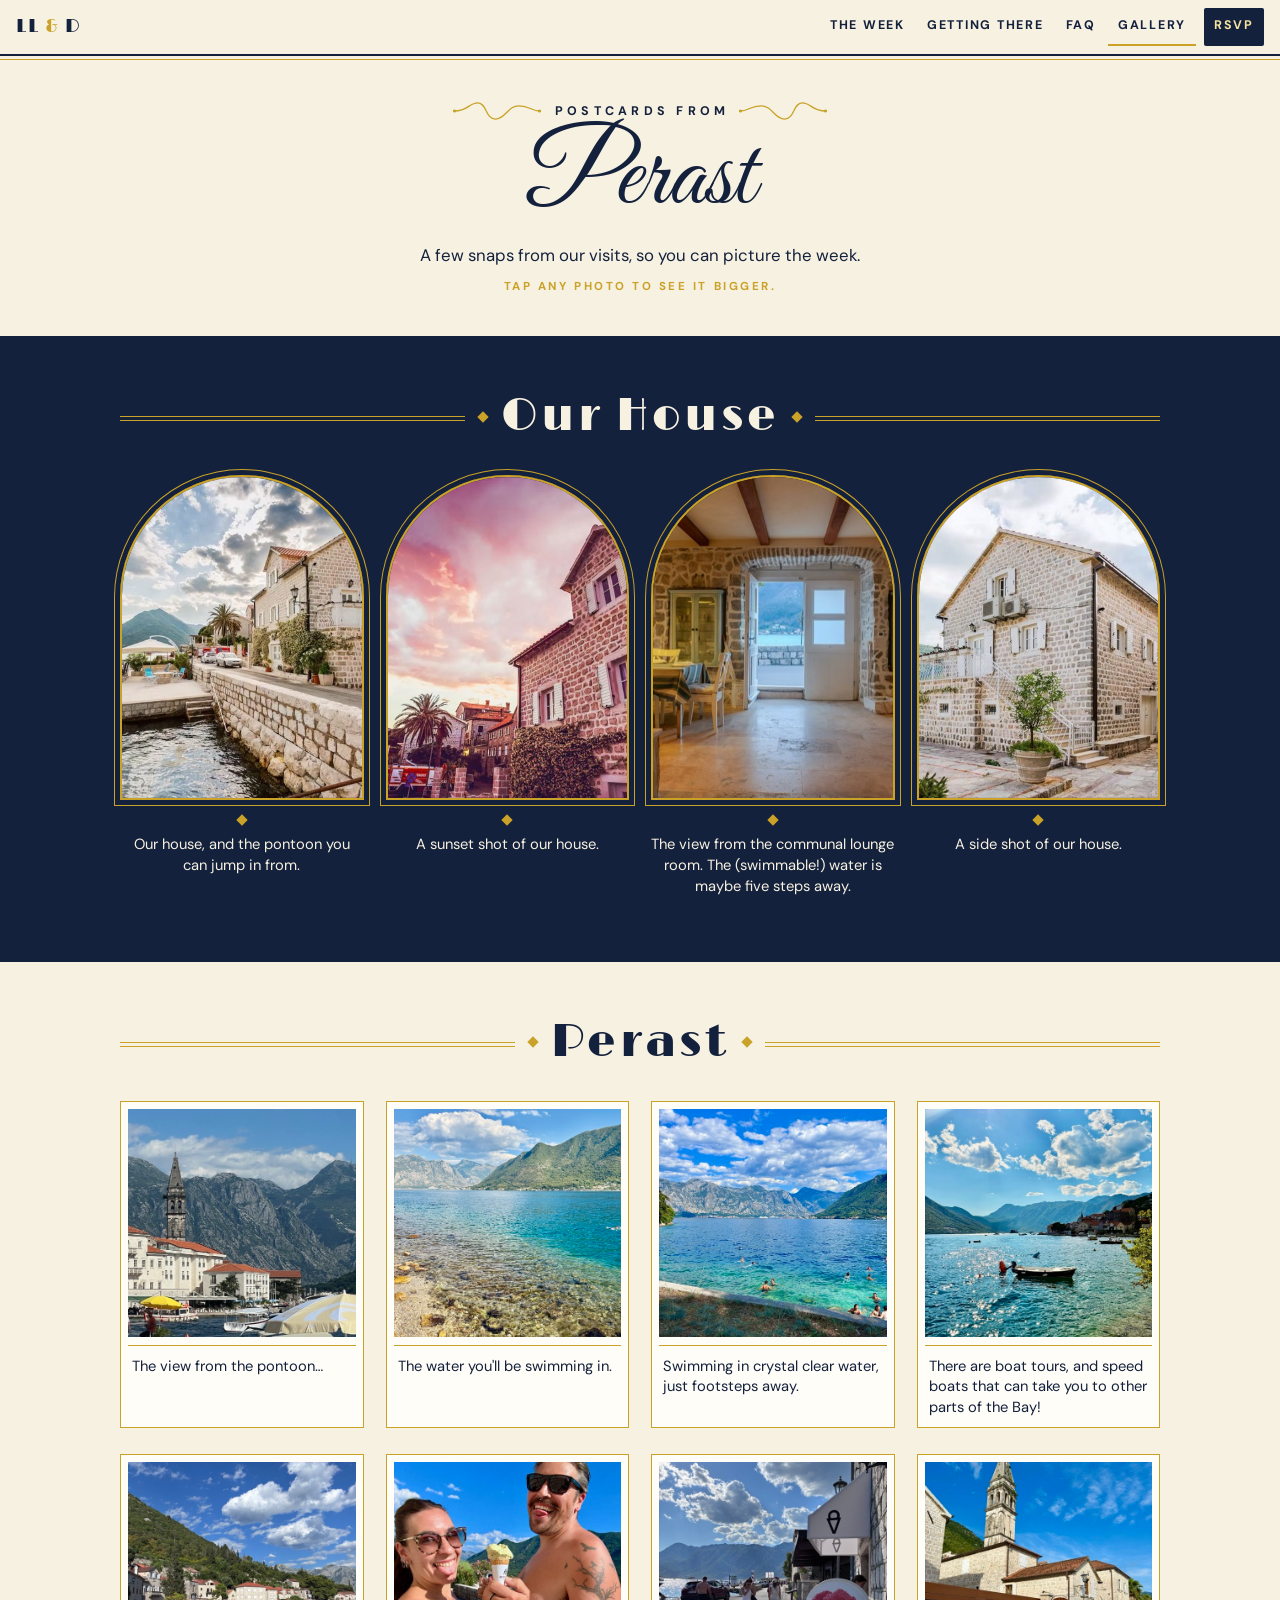
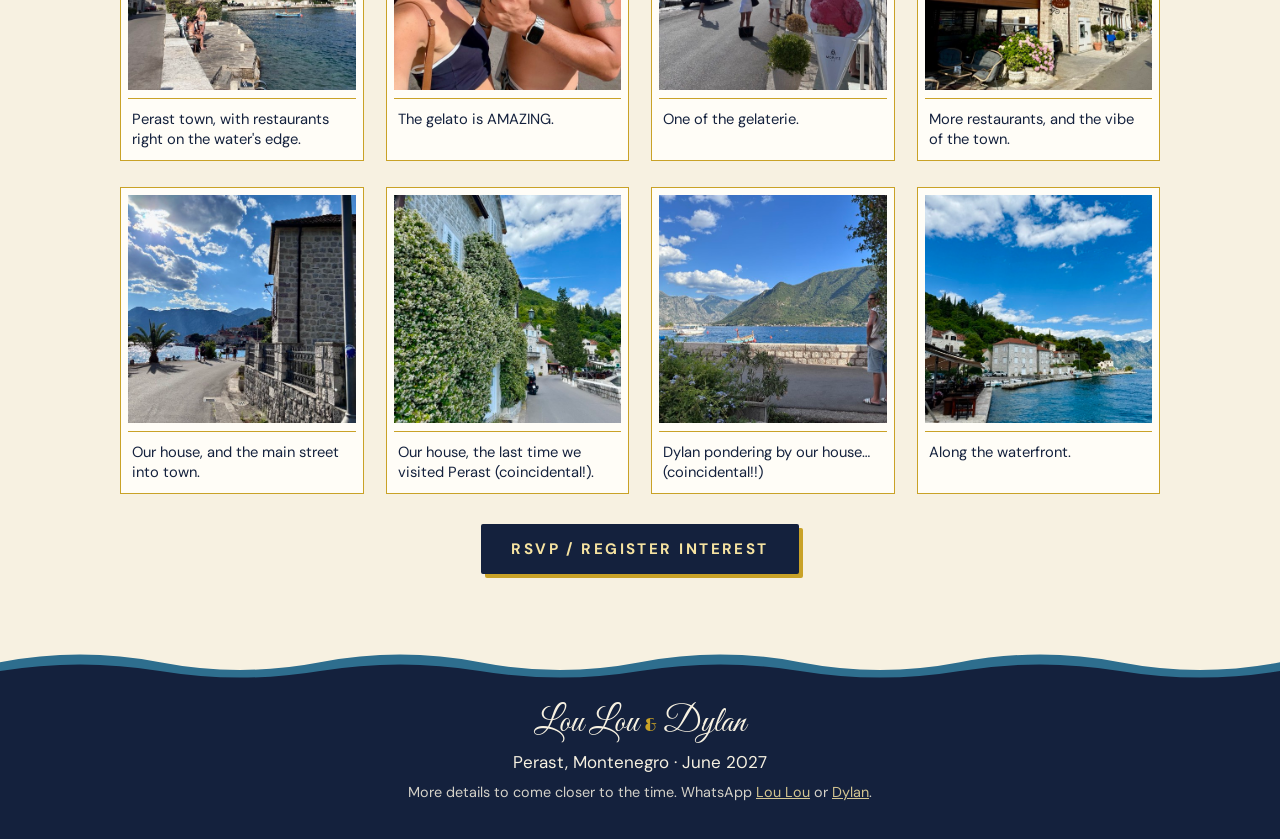
<file: gallery.html>
<!DOCTYPE html>
<html lang="en">
<head>
  <meta charset="utf-8">
  <meta name="viewport" content="width=device-width, initial-scale=1">
  <title>Gallery — Lou Lou &amp; Dylan in Perast</title>
  <meta name="description" content="Our house and the town of Perast, Montenegro. Photos from our visits.">

  <meta property="og:type" content="website">
  <meta property="og:url" content="https://montenegroni.site/gallery.html">
  <meta property="og:title" content="Lou Lou &amp; Dylan — Perast gallery">
  <meta property="og:description" content="Our house, the water, and the town of Perast.">
  <meta property="og:image" content="https://montenegroni.site/assets/og-envelope.png">
  <meta property="og:image:width" content="1200">
  <meta property="og:image:height" content="630">
  <meta property="og:image:alt" content="A sealed envelope with an LL &amp; D wax seal">

  <meta name="twitter:card" content="summary_large_image">
  <link rel="icon" href="assets/favicon.svg" type="image/svg+xml">
  <link rel="preconnect" href="https://fonts.googleapis.com">
  <link rel="preconnect" href="https://fonts.gstatic.com" crossorigin>
  <link href="https://fonts.googleapis.com/css2?family=Great+Vibes&family=Limelight&family=Poiret+One&family=DM+Sans:ital,opsz,wght@0,9..40,400;0,9..40,500;0,9..40,700;1,9..40,400&display=swap" rel="stylesheet">
  <link rel="stylesheet" href="css/style.css?v=202610181660">
</head>
<body class="page-gallery">

<a class="skip-link" href="#main">Skip to content</a>

<header class="topbar">
  <a class="brand" href="index.html" aria-label="Home">LL <span class="amp">&amp;</span> D</a>
  <nav class="topnav" aria-label="Sections">
    <a href="index.html#week">The Week</a>
    <a href="index.html#getting-there">Getting There</a>
    <a href="index.html#faq">FAQ</a>
    <a href="gallery.html" aria-current="page">Gallery</a>
    <a href="index.html#rsvp" class="nav-rsvp">RSVP</a>
  </nav>
</header>

<main id="main">

  <section class="gallery-intro">
    <div class="wrap">
      <p class="stamp">
        <svg class="flourish" viewBox="0 0 120 30" aria-hidden="true"><path d="M2 15 C 20 15, 22 4, 34 4 C 46 4, 44 26, 58 26 C 72 26, 74 8, 90 8 C 104 8, 108 15, 118 15" fill="none" stroke="currentColor" stroke-width="1.8" stroke-linecap="round"/><circle cx="118" cy="15" r="2.2" fill="currentColor"/><circle cx="2" cy="15" r="2.2" fill="currentColor"/></svg>
        <span>Postcards from</span>
        <svg class="flourish flip" viewBox="0 0 120 30" aria-hidden="true"><path d="M2 15 C 20 15, 22 4, 34 4 C 46 4, 44 26, 58 26 C 72 26, 74 8, 90 8 C 104 8, 108 15, 118 15" fill="none" stroke="currentColor" stroke-width="1.8" stroke-linecap="round"/><circle cx="118" cy="15" r="2.2" fill="currentColor"/><circle cx="2" cy="15" r="2.2" fill="currentColor"/></svg>
      </p>
      <h1 class="gallery-title">Perast</h1>
      <p class="gallery-lead">A few snaps from our visits, so you can picture the week.</p>
      <p class="gallery-hint">Tap any photo to see it bigger.</p>
    </div>
  </section>

  <!-- ================= OUR HOUSE: arched frames ================= -->
  <section class="band band-navy" id="our-house">
    <div class="wrap">
      <h2 class="section-title"><span>Our House</span></h2>

      <div class="arches">
        <figure class="arch">
          <button class="gal-open" type="button" data-full="assets/gallery/house-pontoon.jpg">
            <span class="arch-frame"><img src="assets/gallery/thumbs/house-pontoon.jpg" alt="Our stone house on the water, with the pontoon out front" loading="lazy" width="720" height="480"></span>
          </button>
          <figcaption>Our house, and the pontoon you can jump in from.</figcaption>
        </figure>
        <figure class="arch">
          <button class="gal-open" type="button" data-full="assets/gallery/house-sunset.jpg">
            <span class="arch-frame"><img src="assets/gallery/thumbs/house-sunset.jpg" alt="Our house under a pink sunset sky" loading="lazy" width="720" height="480"></span>
          </button>
          <figcaption>A sunset shot of our house.</figcaption>
        </figure>
        <figure class="arch">
          <button class="gal-open" type="button" data-full="assets/gallery/house-lounge.jpg">
            <span class="arch-frame"><img src="assets/gallery/thumbs/house-lounge.jpg" alt="The communal lounge room, with doors open to the water" loading="lazy" width="720" height="480"></span>
          </button>
          <figcaption>The view from the communal lounge room. The (swimmable!) water is maybe five steps away.</figcaption>
        </figure>
        <figure class="arch">
          <button class="gal-open" type="button" data-full="assets/gallery/house-side.jpg">
            <span class="arch-frame"><img src="assets/gallery/thumbs/house-side.jpg" alt="Side view of our stone house" loading="lazy" width="720" height="480"></span>
          </button>
          <figcaption>A side shot of our house.</figcaption>
        </figure>
      </div>
    </div>
  </section>

  <!-- ================= PERAST: mosaic ================= -->
  <section class="band band-cream" id="perast">
    <div class="wrap">
      <h2 class="section-title"><span>Perast</span></h2>

      <div class="mosaic">
        <figure class="tile">
          <button class="gal-open" type="button" data-full="assets/gallery/pontoon-view.jpg"><img src="assets/gallery/thumbs/pontoon-view.jpg" alt="Perast's bell tower and waterfront seen from the pontoon" loading="lazy" width="540" height="720"></button>
          <figcaption>The view from the pontoon…</figcaption>
        </figure>
        <figure class="tile">
          <button class="gal-open" type="button" data-full="assets/gallery/swimming-water.jpg"><img src="assets/gallery/thumbs/swimming-water.jpg" alt="Clear turquoise water in the Bay of Kotor" loading="lazy" width="540" height="720"></button>
          <figcaption>The water you'll be swimming in.</figcaption>
        </figure>
        <figure class="tile">
          <button class="gal-open" type="button" data-full="assets/gallery/crystal-water.jpg"><img src="assets/gallery/thumbs/crystal-water.jpg" alt="Swimmers in crystal clear water beside the promenade" loading="lazy" width="540" height="720"></button>
          <figcaption>Swimming in crystal clear water, just footsteps away.</figcaption>
        </figure>
        <figure class="tile">
          <button class="gal-open" type="button" data-full="assets/gallery/boat-tours.jpg"><img src="assets/gallery/thumbs/boat-tours.jpg" alt="A small boat on the bay with mountains behind" loading="lazy" width="540" height="720"></button>
          <figcaption>There are boat tours, and speed boats that can take you to other parts of the Bay!</figcaption>
        </figure>
        <figure class="tile">
          <button class="gal-open" type="button" data-full="assets/gallery/waterfront-restaurants.jpg"><img src="assets/gallery/thumbs/waterfront-restaurants.jpg" alt="Perast town with restaurants along the water's edge" loading="lazy" width="720" height="540"></button>
          <figcaption>Perast town, with restaurants right on the water's edge.</figcaption>
        </figure>
        <figure class="tile">
          <button class="gal-open" type="button" data-full="assets/gallery/gelato.jpg"><img src="assets/gallery/thumbs/gelato.jpg" alt="Lou Lou and Dylan holding gelato by the water" loading="lazy" width="540" height="720"></button>
          <figcaption>The gelato is AMAZING.</figcaption>
        </figure>
        <figure class="tile">
          <button class="gal-open" type="button" data-full="assets/gallery/gelateria.jpg"><img src="assets/gallery/thumbs/gelateria.jpg" alt="A gelateria on the waterfront street" loading="lazy" width="540" height="720"></button>
          <figcaption>One of the gelaterie.</figcaption>
        </figure>
        <figure class="tile">
          <button class="gal-open" type="button" data-full="assets/gallery/town-restaurants.jpg"><img src="assets/gallery/thumbs/town-restaurants.jpg" alt="Stone buildings and the bell tower in Perast town" loading="lazy" width="540" height="720"></button>
          <figcaption>More restaurants, and the vibe of the town.</figcaption>
        </figure>
        <figure class="tile">
          <button class="gal-open" type="button" data-full="assets/gallery/main-street.jpg"><img src="assets/gallery/thumbs/main-street.jpg" alt="The waterfront main street leading into town" loading="lazy" width="540" height="720"></button>
          <figcaption>Our house, and the main street into town.</figcaption>
        </figure>
        <figure class="tile">
          <button class="gal-open" type="button" data-full="assets/gallery/house-last-visit.jpg"><img src="assets/gallery/thumbs/house-last-visit.jpg" alt="A leafy stone house on the street in Perast" loading="lazy" width="540" height="720"></button>
          <figcaption>Our house, the last time we visited Perast (coincidental!).</figcaption>
        </figure>
        <figure class="tile">
          <button class="gal-open" type="button" data-full="assets/gallery/dylan-pondering.jpg"><img src="assets/gallery/thumbs/dylan-pondering.jpg" alt="Dylan looking out over the bay by the house" loading="lazy" width="720" height="540"></button>
          <figcaption>Dylan pondering by our house… (coincidental!!)</figcaption>
        </figure>
        <figure class="tile">
          <button class="gal-open" type="button" data-full="assets/gallery/waterfront.jpg"><img src="assets/gallery/thumbs/waterfront.jpg" alt="The Perast waterfront under blue sky" loading="lazy" width="540" height="720"></button>
          <figcaption>Along the waterfront.</figcaption>
        </figure>
      </div>

      <div class="gallery-cta">
        <a href="index.html#rsvp" class="btn btn-primary btn-big">RSVP / Register interest</a>
      </div>
    </div>
  </section>

</main>

<!-- Full-screen viewer -->
<dialog class="lightbox" id="lightbox" aria-label="Photo viewer">
  <button class="lb-close" type="button" aria-label="Close">&times;</button>
  <button class="lb-nav lb-prev" type="button" aria-label="Previous photo">&#8249;</button>
  <figure class="lb-figure">
    <img id="lb-img" alt="">
    <figcaption id="lb-cap"></figcaption>
  </figure>
  <button class="lb-nav lb-next" type="button" aria-label="Next photo">&#8250;</button>
  <p class="lb-count" id="lb-count"></p>
</dialog>

<footer class="footer">
  <div class="footer-waves" aria-hidden="true">
    <svg viewBox="0 0 320 40" preserveAspectRatio="none">
      <path d="M0 22 q20-14 40 0 t40 0 t40 0 t40 0 t40 0 t40 0 t40 0 t40 0 V40 H0z" fill="var(--sea)"/>
      <path d="M0 30 q20-12 40 0 t40 0 t40 0 t40 0 t40 0 t40 0 t40 0 t40 0 V40 H0z" fill="var(--navy)"/>
    </svg>
  </div>
  <p class="footer-names">Lou Lou <span class="amp">&amp;</span> Dylan</p>
  <p>Perast, Montenegro · June 2027</p>
  <p class="footer-small">More details to come closer to the time. WhatsApp <a data-wa="LOU_LOU" href="#" target="_blank" rel="noopener">Lou Lou</a> or <a data-wa="DYLAN" href="#" target="_blank" rel="noopener">Dylan</a>.</p>
</footer>

<div class="sticky-rsvp" id="sticky-rsvp">
  <a href="index.html#rsvp" class="btn btn-primary">RSVP / Register interest</a>
</div>

<script src="js/config.js?v=202610181660"></script>
<script src="js/main.js?v=202610181660"></script>
<script src="js/gallery.js?v=202610181660"></script>
</body>
</html>
</file>
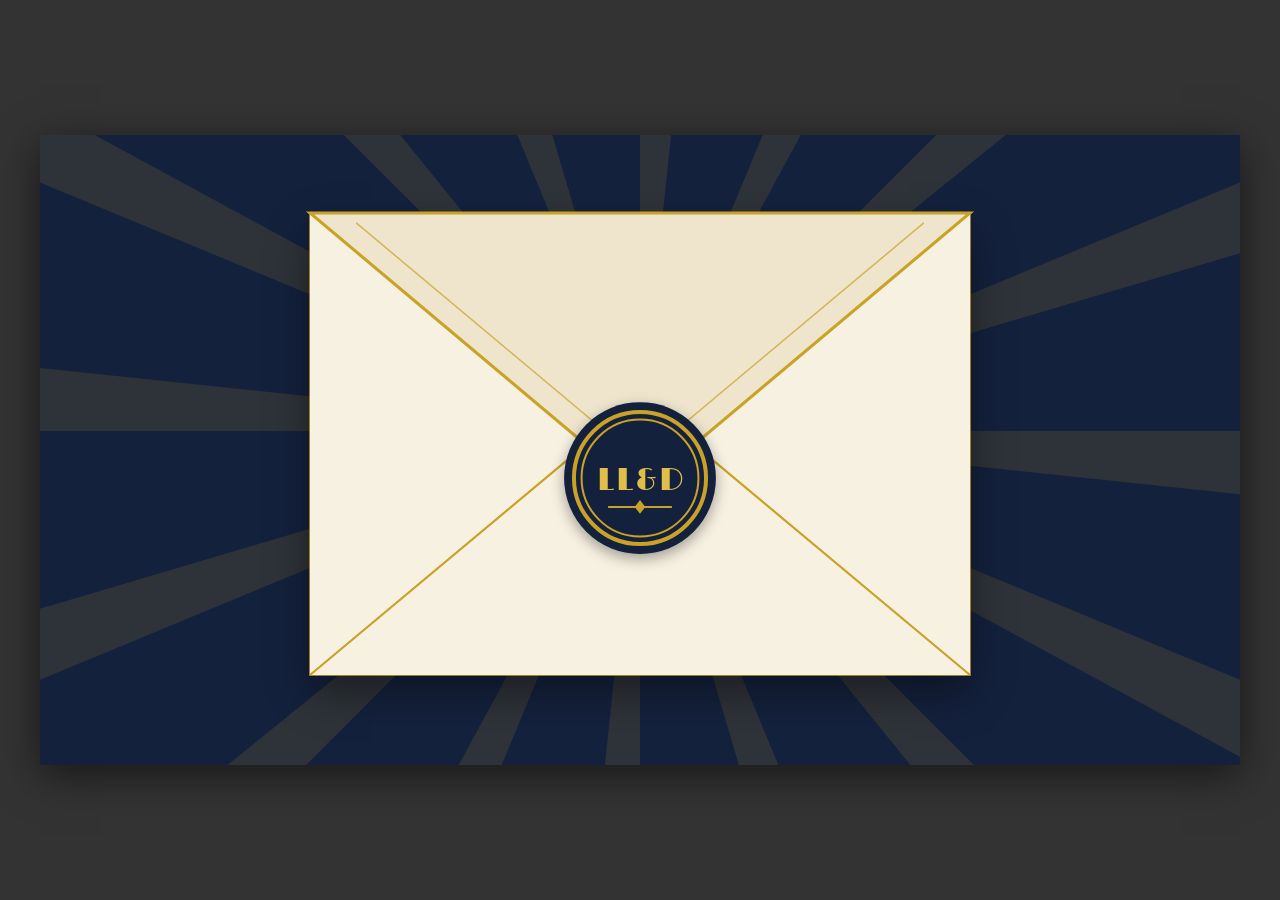
<file: tools/og-card.html>
<!DOCTYPE html>
<html lang="en">
<head>
<meta charset="utf-8">
<title>OG card generator</title>
<link href="https://fonts.googleapis.com/css2?family=Limelight&display=swap" rel="stylesheet">
<style>body{margin:0;background:#333;display:grid;place-items:center;min-height:100vh}canvas{max-width:100%;height:auto;box-shadow:0 10px 40px #0008}</style>
</head>
<body>
<!-- Draws the 1200x630 link-preview card: the sealed envelope. Save as assets/og-envelope.png -->
<canvas id="c" width="1200" height="630"></canvas>
<script>
var C = { navy:'#14213D', gold:'#C9A227', gold2:'#E0BE4A', cream:'#F7F1E1', flap:'#EFE5CC', back:'#E9DDBF' };
function draw() {
  var c = document.getElementById('c'), x = c.getContext('2d'), W = 1200, H = 630;
  x.fillStyle = C.navy; x.fillRect(0, 0, W, H);

  // gold sunburst
  x.save(); x.translate(W/2, H*0.47); x.fillStyle = 'rgba(201,162,39,0.14)';
  for (var i = 0; i < 16; i++) { x.beginPath(); var a = i * Math.PI/8; x.moveTo(0,0); x.arc(0,0,1400,a,a+Math.PI/30); x.closePath(); x.fill(); }
  x.restore();

  // envelope geometry (same proportions as the site: 400 x 280)
  var ew = 660, eh = ew*0.7, ex = (W-ew)/2, ey = (H-eh)/2 - 6, k = ew/400;
  function P(px, py) { return [ex + px*k, ey + py*k]; }
  function poly(pts, fill, stroke, lw) { x.beginPath(); pts.forEach(function(p,i){ var q=P(p[0],p[1]); i?x.lineTo(q[0],q[1]):x.moveTo(q[0],q[1]); }); x.closePath(); if(fill){x.fillStyle=fill;x.fill();} if(stroke){x.strokeStyle=stroke;x.lineWidth=lw;x.stroke();} }

  // shadow + back
  x.save(); x.shadowColor='rgba(0,0,0,0.4)'; x.shadowBlur=40; x.shadowOffsetY=18;
  x.fillStyle = C.back; x.fillRect(ex, ey, ew, eh); x.restore();
  x.strokeStyle = C.gold; x.lineWidth = 1.5; x.strokeRect(ex, ey, ew, eh);

  // front pocket
  poly([[0,0],[200,150],[400,0],[400,280],[0,280]], C.cream);
  x.strokeStyle = C.gold; x.lineWidth = 2.2;
  x.beginPath(); var a=P(0,280), b=P(170,138); x.moveTo(a[0],a[1]); x.lineTo(b[0],b[1]); a=P(400,280); b=P(230,138); x.moveTo(a[0],a[1]); x.lineTo(b[0],b[1]); x.stroke();

  // flap (closed)
  poly([[0,0],[400,0],[200,168]], C.flap, C.gold, 3);
  x.globalAlpha = .7; x.beginPath(); a=P(28,6); x.moveTo(a[0],a[1]); a=P(200,150); x.lineTo(a[0],a[1]); a=P(372,6); x.lineTo(a[0],a[1]); x.strokeStyle=C.gold; x.lineWidth=1.5; x.stroke(); x.globalAlpha = 1;

  // wax seal
  var sr = 0.23*ew/2, sc = P(200, 168); var cx = sc[0], cy = sc[1] - 0.08*2*sr;
  x.save(); x.shadowColor='rgba(0,0,0,0.35)'; x.shadowBlur=14; x.shadowOffsetY=5;
  x.beginPath(); x.arc(cx, cy, sr, 0, Math.PI*2); x.fillStyle=C.navy; x.fill(); x.restore();
  x.strokeStyle=C.gold; x.lineWidth=4; x.beginPath(); x.arc(cx, cy, sr*0.87, 0, Math.PI*2); x.stroke();
  x.lineWidth=2; x.beginPath(); x.arc(cx, cy, sr*0.77, 0, Math.PI*2); x.stroke();
  x.fillStyle=C.gold2; x.textAlign='center'; x.textBaseline='alphabetic'; x.font='400 '+Math.round(sr*0.42)+'px Limelight'; x.letterSpacing='2px';
  x.fillText('LL&D', cx+1, cy+sr*0.16);
  x.strokeStyle=C.gold; x.lineWidth=2; x.beginPath(); x.moveTo(cx-sr*0.42, cy+sr*0.38); x.lineTo(cx+sr*0.42, cy+sr*0.38); x.stroke();
  x.fillStyle=C.gold; x.beginPath(); x.moveTo(cx, cy+sr*0.29); x.lineTo(cx+sr*0.07, cy+sr*0.38); x.lineTo(cx, cy+sr*0.47); x.lineTo(cx-sr*0.07, cy+sr*0.38); x.closePath(); x.fill();
}
document.fonts.load('400 40px Limelight').then(draw);
</script>
</body>
</html>
</file>
<file: css/style.css>
/* ============================================================
   COLOURS & FONTS — change these to restyle the whole site
   ============================================================ */
:root {
  --navy:     #14213D;   /* deep navy: text, frames */
  --navy-2:   #1D2E52;
  --gold:     #C9A227;   /* deco gold */
  --gold-2:   #E0BE4A;
  --lemon:    #F6E3A1;   /* pastel yellow */
  --cream:    #F7F1E1;   /* page background */
  --cream-2:  #EFE5CC;
  --white:    #FFFDF7;
  --green:    #1F4D3A;   /* deep green band */
  --sea:      #2E6E8E;   /* the water */
  --whatsapp: #1E7F52;

  --display: 'Limelight', 'Poiret One', Georgia, serif;
  --script:  'Great Vibes', 'Snell Roundhand', cursive;
  --deco:    'Poiret One', 'Limelight', Georgia, serif;
  --body:    'DM Sans', system-ui, -apple-system, 'Segoe UI', sans-serif;

  --wrap: 1040px;
  --topbar-h: 56px;
}

*, *::before, *::after { box-sizing: border-box; }
html { scroll-behavior: smooth; -webkit-text-size-adjust: 100%; }
@media (prefers-reduced-motion: reduce) { html { scroll-behavior: auto; } }

body {
  margin: 0;
  font-family: var(--body);
  font-size: 17px;
  line-height: 1.55;
  color: var(--navy);
  background: var(--cream);
}

img, svg { display: block; max-width: 100%; }
a { color: var(--navy); }
p { margin: 0 0 1em; }
h1, h2, h3 { margin: 0 0 .4em; line-height: 1.1; }
h3 { font-family: var(--deco); font-size: 1.5rem; font-weight: 700; letter-spacing: .04em; }
h3 small { display: block; font-family: var(--body); font-size: .78rem; letter-spacing: .18em; text-transform: uppercase; margin-top: .3em; opacity: .8; font-weight: 700; }
strong { font-weight: 700; }
small { font-size: .875em; }
[hidden] { display: none !important; }

.skip-link { position: absolute; left: -999px; top: 8px; background: var(--navy); color: #fff; padding: 8px 12px; z-index: 100; }
.skip-link:focus { left: 8px; }

.wrap { width: min(100% - 32px, var(--wrap)); margin: 0 auto; }
.wrap-narrow { max-width: 640px; }

/* ---------- Buttons: rectangular, tracked, deco ---------- */
.btn {
  display: inline-flex; align-items: center; justify-content: center; gap: .5em;
  min-height: 48px; padding: 12px 22px;
  font: 700 .85rem/1.2 var(--body); letter-spacing: .16em; text-transform: uppercase; text-decoration: none;
  border: 2px solid var(--navy); border-radius: 2px; cursor: pointer;
  color: var(--navy); background: var(--white);
  box-shadow: 4px 4px 0 var(--gold);
  transition: transform .12s ease, box-shadow .12s ease, background .12s ease;
}
.btn:hover, .btn:focus-visible { transform: translate(-1px, -1px); box-shadow: 6px 6px 0 var(--gold); }
.btn:active { transform: translate(2px, 2px); box-shadow: 2px 2px 0 var(--gold); }
.btn:focus-visible { outline: 3px solid var(--gold); outline-offset: 3px; }
.btn-primary { background: var(--navy); color: var(--lemon); }
.btn-big { font-size: .95rem; padding: 14px 28px; }
.btn-ghost { background: transparent; }
.btn-whatsapp { background: var(--whatsapp); color: #fff; border-color: var(--whatsapp); }
.btn-whatsapp::before { content: ""; width: 18px; height: 18px; background: currentColor; -webkit-mask: url("data:image/svg+xml,%3Csvg xmlns='http://www.w3.org/2000/svg' viewBox='0 0 24 24'%3E%3Cpath d='M12 2a10 10 0 0 0-8.6 15.1L2 22l5-1.3A10 10 0 1 0 12 2zm0 2a8 8 0 1 1-4.1 14.9l-.3-.2-3 .8.8-2.9-.2-.3A8 8 0 0 1 12 4zm-3.3 4.2c-.2 0-.5 0-.7.3-.3.3-1 1-1 2.4s1 2.8 1.2 3c.1.2 2 3.2 5 4.4 2.5 1 3 .8 3.5.7.5 0 1.7-.7 2-1.4.2-.7.2-1.2.1-1.4l-.5-.3-2-1c-.3-.1-.5-.1-.7.2l-1 1.2c-.2.2-.3.2-.6.1-.3-.2-1.2-.5-2.3-1.5-.9-.8-1.5-1.7-1.6-2-.2-.3 0-.4.1-.6l.4-.5.3-.5c.1-.2 0-.4 0-.5l-.9-2.2c-.2-.5-.4-.5-.6-.5h-.7z'/%3E%3C/svg%3E") center / contain no-repeat; mask: url("data:image/svg+xml,%3Csvg xmlns='http://www.w3.org/2000/svg' viewBox='0 0 24 24'%3E%3Cpath d='M12 2a10 10 0 0 0-8.6 15.1L2 22l5-1.3A10 10 0 1 0 12 2zm0 2a8 8 0 1 1-4.1 14.9l-.3-.2-3 .8.8-2.9-.2-.3A8 8 0 0 1 12 4zm-3.3 4.2c-.2 0-.5 0-.7.3-.3.3-1 1-1 2.4s1 2.8 1.2 3c.1.2 2 3.2 5 4.4 2.5 1 3 .8 3.5.7.5 0 1.7-.7 2-1.4.2-.7.2-1.2.1-1.4l-.5-.3-2-1c-.3-.1-.5-.1-.7.2l-1 1.2c-.2.2-.3.2-.6.1-.3-.2-1.2-.5-2.3-1.5-.9-.8-1.5-1.7-1.6-2-.2-.3 0-.4.1-.6l.4-.5.3-.5c.1-.2 0-.4 0-.5l-.9-2.2c-.2-.5-.4-.5-.6-.5h-.7z'/%3E%3C/svg%3E") center / contain no-repeat; }
.wa-group { display: flex; flex-wrap: wrap; gap: 10px; justify-content: center; }

/* ---------- Top bar ---------- */
.topbar {
  position: sticky; top: 0; z-index: 50;
  display: flex; align-items: center; justify-content: space-between; gap: 12px;
  height: var(--topbar-h); padding: 0 16px;
  background: var(--cream); border-bottom: 2px solid var(--navy);
  box-shadow: 0 3px 0 var(--cream), 0 4px 0 var(--gold);
}
.brand { font-family: var(--display); font-size: 1.2rem; color: var(--navy); text-decoration: none; letter-spacing: .08em; white-space: nowrap; }
.brand .amp { color: var(--gold); }
.topnav { display: flex; gap: 2px; overflow-x: auto; scrollbar-width: none; -webkit-overflow-scrolling: touch; }
.topnav::-webkit-scrollbar { display: none; }
.topnav a { flex: none; padding: 8px 10px; font-size: .78rem; font-weight: 700; color: var(--navy); text-decoration: none; letter-spacing: .14em; text-transform: uppercase; border-bottom: 2px solid transparent; }
.topnav a:hover, .topnav a:focus-visible { border-bottom-color: var(--gold); }
.topnav .nav-rsvp { background: var(--navy); color: var(--lemon); border-radius: 2px; margin-left: 6px; }
@media (max-width: 799px) { .topnav .nav-rsvp { display: none; } }

/* ---------- Hero ---------- */
.hero { position: relative; overflow: hidden; padding: 36px 0 44px; }
.sunburst { position: absolute; inset: 0 0 auto 0; height: 100vh; z-index: 0; pointer-events: none; }
.sunburst svg { width: 100%; height: 100%; }
.sunburst .rays path { fill: var(--gold); opacity: .16; }
.hero > :not(.sunburst) { position: relative; z-index: 1; }

/* The deco frame: square corners, navy outer line, double gold inner rule, stepped corners */
.deco-frame {
  position: relative;
  width: min(100% - 32px, 640px); margin: 0 auto;
  background: var(--white);
  border: 2px solid var(--navy);
  padding: 10px;
  box-shadow: 0 18px 40px rgba(20, 33, 61, .14), 8px 8px 0 var(--navy);
}
.deco-inner {
  border: 1px solid var(--gold);
  outline: 1px solid var(--gold); outline-offset: 4px;
  padding: 28px 18px 30px; text-align: center;
}
@media (min-width: 560px) { .deco-inner { padding: 34px 34px 36px; } }
.corner { position: absolute; width: 22px; height: 22px; border: 2px solid var(--navy); pointer-events: none; }
.corner.tl { top: -2px; left: -2px; border-right: 0; border-bottom: 0; }
.corner.tr { top: -2px; right: -2px; border-left: 0; border-bottom: 0; }
.corner.bl { bottom: -2px; left: -2px; border-right: 0; border-top: 0; }
.corner.br { bottom: -2px; right: -2px; border-left: 0; border-top: 0; }
.corner::after { content: ""; position: absolute; width: 8px; height: 8px; background: var(--gold); }
.corner.tl::after { top: 4px; left: 4px; }
.corner.tr::after { top: 4px; right: 4px; }
.corner.bl::after { bottom: 4px; left: 4px; }
.corner.br::after { bottom: 4px; right: 4px; }

.fan { width: 140px; margin: -6px auto 14px; }

.stamp {
  display: flex; align-items: center; justify-content: center; gap: 10px;
  margin: 0 0 6px; color: var(--gold);
  font: 700 .78rem/1 var(--body); letter-spacing: .34em; text-transform: uppercase;
}
.stamp span { color: var(--navy); padding-left: .34em; white-space: nowrap; }
@media (max-width: 420px) { .stamp { letter-spacing: .24em; gap: 6px; } }
.flourish { width: clamp(40px, 14vw, 88px); height: 22px; flex: none; }
.flourish.flip { transform: scaleX(-1); }

.hero-title { margin: 0 0 4px; line-height: 1; }
.hero-title .name { display: block; font-family: var(--script); font-weight: 400; font-size: clamp(3.4rem, 15vw, 5.6rem); line-height: 1; color: var(--navy); }
.hero-title .amp-line { display: block; font-family: var(--display); font-size: clamp(1.5rem, 6vw, 2.2rem); line-height: 1; color: var(--gold); margin: 2px 0 6px; }
.hero-kicker { font-family: var(--deco); font-weight: 700; font-size: 1.15rem; letter-spacing: .3em; text-transform: uppercase; margin: 10px 0 8px; }
.hero-sub { font-size: 1.05rem; margin: 0 0 18px; }
.hero-sub em { color: var(--green); font-style: italic; }

.rule-deco { display: flex; align-items: center; gap: 10px; margin: 6px 0; }
.rule-deco span { flex: 1; height: 1px; background: var(--gold); box-shadow: 0 3px 0 var(--gold); }
.rule-deco i { width: 8px; height: 8px; background: var(--navy); transform: rotate(45deg); }

.details { display: grid; gap: 14px; margin: 0; padding: 14px 0; }
.details dt { font: 700 .68rem/1 var(--body); letter-spacing: .26em; text-transform: uppercase; color: var(--gold); margin-bottom: 5px; }
.details dd { margin: 0; font-family: var(--deco); font-weight: 700; font-size: 1.3rem; line-height: 1.15; letter-spacing: .03em; }
.details dd small { font-family: var(--body); font-weight: 400; font-size: .82rem; letter-spacing: .06em; }

.countdown { margin: 14px 0 22px; }
.countdown-label { display: block; font-size: .68rem; letter-spacing: .26em; text-transform: uppercase; font-weight: 700; margin-bottom: 10px; }
.countdown-nums { display: flex; justify-content: center; gap: 10px; }
.countdown-nums span { display: flex; flex-direction: column; align-items: center; min-width: 74px; padding: 9px 6px 7px; background: var(--navy); color: var(--lemon); border: 1px solid var(--gold); outline: 1px solid var(--gold); outline-offset: 2px; font-size: .66rem; letter-spacing: .18em; text-transform: uppercase; }
.countdown-nums b { font-family: var(--display); font-size: 1.7rem; line-height: 1; margin-bottom: 5px; font-weight: 400; color: var(--white); }

.hero-copy { margin-top: 40px; max-width: 700px; }
.lead { font-size: 1.15rem; text-align: center; }
.callouts { display: grid; gap: 14px; margin: 28px 0; }
@media (min-width: 640px) { .callouts { grid-template-columns: 1fr 1fr; } }
.callout { padding: 20px 20px; border: 2px solid var(--navy); outline: 1px solid var(--gold); outline-offset: -6px; }
.callout h3 { font-size: 1.25rem; }
.callout p { margin: 0; }
.callout-gold { background: var(--lemon); }
.callout-navy { background: var(--navy); color: var(--cream); }
.callout-navy h3 { color: var(--lemon); }
.callout-navy strong { color: var(--gold-2); }

.house-note { background: var(--white); border: 1px solid var(--gold); outline: 1px solid var(--gold); outline-offset: 3px; padding: 20px 22px; margin: 0 0 26px; }
.house-note p:last-child { margin-bottom: 0; }
.help-note { text-align: center; padding: 4px 8px 0; margin: 0 0 26px; }
.help-note h3 { font-size: 1.25rem; }
.help-note p { margin: 0; }
.cost-line { display: flex; flex-wrap: wrap; align-items: center; gap: 8px 12px; padding-top: 12px; border-top: 1px solid var(--gold); font-weight: 500; }
.cost-label { font: 700 .68rem/1 var(--body); letter-spacing: .26em; text-transform: uppercase; color: var(--gold); }

.cal-row { display: flex; flex-wrap: wrap; gap: 10px; justify-content: center; margin-bottom: 28px; }
.cal-row .btn { font-size: .78rem; min-height: 44px; }

.whatsapp-cta { text-align: center; }
.whatsapp-cta p { margin-bottom: 12px; font-weight: 500; }
.more-soon { text-align: center; margin-top: 28px; font-style: italic; opacity: .8; }

/* ---------- Bands & section titles ---------- */
.band { padding: 56px 0 64px; }
.band-navy { background: var(--navy); color: var(--cream); }
.band-navy a { color: var(--lemon); }
.band-cream { background: var(--cream); }
.band-green { background: var(--green); color: var(--cream); }
.band-green a { color: var(--lemon); }

.section-title { font-family: var(--display); font-weight: 400; font-size: clamp(1.9rem, 7vw, 2.8rem); letter-spacing: .08em; text-align: center; margin: 0 0 34px; display: flex; align-items: center; gap: 14px; }
.section-title::before, .section-title::after { content: ""; flex: 1; height: 1px; background: var(--gold); box-shadow: 0 4px 0 var(--gold); }
.section-title span { flex: none; position: relative; padding: 0 22px; }
.section-title span::before, .section-title span::after { content: ""; position: absolute; top: 50%; width: 8px; height: 8px; background: var(--gold); transform: translateY(-50%) rotate(45deg); }
.section-title span::before { left: 0; }
.section-title span::after { right: 0; }

/* ---------- Cards (The Week) ---------- */
.cards { display: grid; gap: 16px; }
@media (min-width: 720px) { .cards { grid-template-columns: 1fr 1fr; } }
.card { background: var(--cream); color: var(--navy); border: 2px solid var(--gold); outline: 1px solid var(--gold); outline-offset: 4px; padding: 24px 22px 20px; }
.card p:last-child { margin-bottom: 0; }
.card-gold { background: var(--lemon); }
.card-icon { width: 52px; height: 52px; margin-bottom: 10px; }

/* ---------- Getting there ---------- */
.route-hero { display: flex; gap: 18px; align-items: flex-start; background: var(--white); border: 2px solid var(--navy); outline: 1px solid var(--gold); outline-offset: -6px; padding: 24px; box-shadow: 6px 6px 0 var(--gold); margin-bottom: 30px; }
.route-badge { flex: none; width: 60px; height: 60px; }
.route-hero h3 { margin-bottom: 2px; }
.route-hero p:last-child { margin-bottom: 0; }
.code { display: inline-block; font: 700 .62em/1 var(--body); letter-spacing: .16em; padding: 4px 7px; border: 1px solid currentColor; vertical-align: middle; margin-left: 6px; }
.tag { font-size: .72rem; letter-spacing: .24em; text-transform: uppercase; font-weight: 700; color: var(--gold); margin-bottom: 8px; }
.sub-heading { font-size: 1.3rem; margin-bottom: 10px; }
.routes { list-style: none; padding: 0; margin: 0 0 26px; display: grid; gap: 10px; }
.routes li { padding: 14px 16px; background: var(--white); border: 1px solid var(--gold); border-left: 6px solid var(--navy); }
.routes strong { display: block; margin-bottom: 2px; }
.note-box { background: var(--lemon); border: 2px solid var(--navy); outline: 1px solid var(--gold); outline-offset: -6px; padding: 20px 22px; }
.note-box p:last-child { margin-bottom: 0; }
@media (max-width: 480px) { .route-hero { flex-direction: column; } }

/* ---------- FAQ ---------- */
.faq { max-width: 760px; margin: 0 auto; display: grid; gap: 10px; }
.faq details { background: var(--cream); color: var(--navy); border: 1px solid var(--gold); outline: 1px solid var(--gold); outline-offset: 3px; }
.faq summary { list-style: none; cursor: pointer; padding: 16px 52px 16px 18px; font-family: var(--deco); font-size: 1.2rem; font-weight: 700; position: relative; letter-spacing: .03em; }
.faq summary::-webkit-details-marker { display: none; }
.faq summary::after { content: "+"; position: absolute; right: 16px; top: 50%; transform: translateY(-50%); width: 28px; height: 28px; border: 1px solid var(--navy); display: grid; place-items: center; font-family: var(--body); font-weight: 700; }
.faq details[open] summary::after { content: "–"; background: var(--navy); color: var(--lemon); }
.faq summary:focus-visible { outline: 3px solid var(--gold); outline-offset: -3px; }
.faq-body { padding: 0 18px 18px; }
.faq-body p:last-child { margin-bottom: 0; }
.faq-body .wa-group { justify-content: flex-start; margin-top: 10px; }

/* ---------- RSVP form ---------- */
.rsvp-intro { text-align: center; margin-bottom: 26px; }
.rsvp-form { background: var(--white); border: 2px solid var(--navy); outline: 1px solid var(--gold); outline-offset: -7px; padding: 26px 20px 28px; box-shadow: 8px 8px 0 var(--gold); }
@media (min-width: 560px) { .rsvp-form { padding: 32px 32px 34px; } }
fieldset { border: 0; padding: 0; margin: 0 0 8px; min-width: 0; }
legend, .label, .field > label { display: block; font-weight: 700; margin-bottom: 8px; }
legend { font-family: var(--deco); font-size: 1.35rem; letter-spacing: .04em; margin-bottom: 14px; }
.req, .opt { font-weight: 400; font-size: .7rem; letter-spacing: .12em; text-transform: uppercase; opacity: .7; margin-left: 6px; }
.req { color: var(--green); opacity: 1; font-weight: 700; }

.choice-set { display: grid; gap: 10px; }
.choice input { position: absolute; opacity: 0; width: 1px; height: 1px; }
.choice-card { display: flex; align-items: center; gap: 14px; padding: 14px 16px; border: 1px solid var(--navy); outline: 1px solid transparent; outline-offset: 3px; background: var(--cream); cursor: pointer; transition: background .12s, outline-color .12s, transform .12s; min-height: 68px; }
.choice-icon { flex: none; width: 44px; height: 44px; color: var(--navy); }
.choice-text b { display: block; line-height: 1.25; }
.choice-text small { display: block; margin-top: 3px; opacity: .8; }
.choice-card:hover { background: var(--cream-2); outline-color: var(--gold); }
.choice input:focus-visible + .choice-card { outline: 3px solid var(--gold); outline-offset: 3px; }
.choice input:checked + .choice-card { background: var(--navy); color: var(--cream); outline-color: var(--gold); }
.choice input:checked + .choice-card .choice-icon { color: var(--gold-2); }

.fields { margin-top: 24px; padding-top: 22px; border-top: 1px solid var(--gold); display: grid; gap: 18px; }
.field { display: grid; gap: 0; }
.field-row { display: grid; gap: 18px; }
@media (min-width: 560px) { .field-row { grid-template-columns: 1fr 1fr; } }
.field input[type="text"], .field input[type="email"], .field input[type="tel"], .field input[type="number"], .field textarea {
  width: 100%; font: 400 1.05rem/1.4 var(--body); color: var(--navy);
  padding: 12px 14px; min-height: 50px; background: var(--cream); border: 1px solid var(--navy); border-radius: 2px;
}
.field textarea { resize: vertical; }
.field input:focus, .field textarea:focus { outline: 3px solid var(--gold); outline-offset: 1px; }
.field input[aria-invalid="true"] { border-color: #a33; background: #fff3f0; }
.hint { display: block; margin-top: 6px; font-size: .85rem; opacity: .8; }
.nights-detail { margin-top: 10px; }

.pills { display: flex; flex-wrap: wrap; gap: 8px; }
.pills label { position: relative; }
.pills input { position: absolute; opacity: 0; width: 1px; height: 1px; }
.pills span { display: inline-flex; align-items: center; min-height: 44px; padding: 8px 16px; border: 1px solid var(--navy); border-radius: 2px; background: var(--cream); font-weight: 500; cursor: pointer; }
.pills input:checked + span { background: var(--navy); color: var(--lemon); }
.pills input:focus-visible + span { outline: 3px solid var(--gold); outline-offset: 2px; }

.hp { position: absolute; left: -9999px; }
.form-error { background: #fff3f0; border: 1px solid #a33; color: #7a1f1f; padding: 10px 14px; margin: 0; font-weight: 500; }
#submit-btn { width: 100%; }
#submit-btn[disabled] { opacity: .6; cursor: wait; }
.fine-print { font-size: .85rem; text-align: center; opacity: .8; margin: 0; }

.thanks { text-align: center; background: var(--white); border: 2px solid var(--navy); outline: 1px solid var(--gold); outline-offset: -7px; padding: 30px 22px; box-shadow: 8px 8px 0 var(--gold); }
.thanks:focus { outline: none; }
.thanks-art { width: 150px; margin: 0 auto 12px; }
.thanks h3 { font-family: var(--script); font-weight: 400; font-size: 3rem; letter-spacing: 0; }
.thanks-house { background: var(--lemon); padding: 10px 14px; font-size: .95rem; }

/* ---------- Footer: the water ---------- */
.footer { background: var(--navy); color: var(--cream); text-align: center; padding: 0 16px 106px; } /* extra room for the sticky RSVP bar on phones */
@media (min-width: 800px) { .footer { padding-bottom: 30px; } }
.footer-waves { margin: 0 -16px 22px; }
.footer-waves svg { width: 100%; height: 44px; background: var(--cream); }
.footer p { margin: 0 0 6px; }
.footer-names { font-family: var(--script); font-size: 2.2rem; line-height: 1.1; margin-bottom: 2px; }
.footer-names .amp { font-family: var(--display); font-size: .55em; color: var(--gold); vertical-align: middle; }
.footer-small { font-size: .9rem; opacity: .85; }
.footer a { color: var(--lemon); }

/* ---------- Sticky RSVP bar (phones) ---------- */
.sticky-rsvp { position: fixed; left: 0; right: 0; bottom: 0; z-index: 40; padding: 10px 16px calc(10px + env(safe-area-inset-bottom)); background: rgba(247, 241, 225, .97); border-top: 2px solid var(--navy); transition: transform .25s ease; }
.sticky-rsvp .btn { width: 100%; }
.sticky-rsvp.is-hidden { transform: translateY(110%); }
@media (min-width: 800px) { .sticky-rsvp { display: none; } }

/* Anchor offset so section titles clear the sticky top bar */
section[id] { scroll-margin-top: calc(var(--topbar-h) + 8px); }

/* ============================================================
   GALLERY PAGE
   ============================================================ */
.topnav a[aria-current="page"] { border-bottom-color: var(--gold); }

.gallery-intro { position: relative; text-align: center; padding: 44px 0 40px; overflow: hidden; }
.gallery-title { font-family: var(--script); font-weight: 400; font-size: clamp(4rem, 18vw, 6.5rem); line-height: 1; margin: 0 0 10px; }
.gallery-lead { max-width: 520px; margin: 0 auto; font-size: 1.05rem; }
.gallery-hint { margin: 10px 0 0; font-size: .72rem; font-weight: 700; letter-spacing: .22em; text-transform: uppercase; color: var(--gold); }

.gal-open { display: block; width: 100%; padding: 0; border: 0; background: none; cursor: zoom-in; color: inherit; }
.gal-open:focus-visible { outline: 3px solid var(--gold); outline-offset: 4px; }
.gal-open img { display: block; width: 100%; height: auto; }

/* Our house: deco arches */
.arches { display: grid; grid-template-columns: 1fr 1fr; gap: 26px 16px; }
@media (min-width: 860px) { .arches { grid-template-columns: repeat(4, 1fr); gap: 28px 22px; } }
.arch { margin: 0; text-align: center; }
.arch-frame {
  display: block; position: relative; aspect-ratio: 3 / 4;
  border-radius: 999px 999px 0 0; overflow: hidden;
  border: 2px solid var(--gold);
  box-shadow: 0 0 0 5px var(--navy), 0 0 0 6px var(--gold);
}
.arch-frame img { width: 100%; height: 100%; object-fit: cover; transition: transform .5s ease; }
.gal-open:hover .arch-frame img { transform: scale(1.04); }
.arch figcaption { margin-top: 16px; font-size: .92rem; line-height: 1.45; color: var(--cream); }
.arch figcaption::before { content: ""; display: block; width: 8px; height: 8px; margin: 0 auto 10px; background: var(--gold); transform: rotate(45deg); }

/* Perast: mosaic */
.mosaic { display: grid; grid-template-columns: repeat(2, minmax(0, 1fr)); gap: 16px 14px; }
@media (min-width: 860px) { .mosaic { grid-template-columns: repeat(4, minmax(0, 1fr)); gap: 26px 22px; } }
.tile { display: flex; flex-direction: column; margin: 0; background: var(--white); border: 1px solid var(--gold); padding: 7px 7px 10px; }
.tile .gal-open { overflow: hidden; aspect-ratio: 1 / 1; }
.tile .gal-open img { width: 100%; height: 100%; object-fit: cover; }
.tile img { transition: transform .5s ease; }
.tile .gal-open:hover img { transform: scale(1.03); }
.tile figcaption { padding: 10px 4px 0; font-size: .86rem; line-height: 1.4; border-top: 1px solid var(--gold); margin-top: 8px; }
@media (min-width: 560px) { .tile figcaption { font-size: .92rem; } }

.gallery-cta { text-align: center; margin-top: 30px; }

/* Lightbox */
.lightbox { width: 100vw; height: 100vh; max-width: none; max-height: none; margin: 0; padding: 0; border: 0; background: rgba(12, 20, 38, .96); color: var(--cream); }
.lightbox[open] { display: flex; align-items: center; justify-content: center; }
.lightbox::backdrop { background: rgba(12, 20, 38, .96); }
.lb-figure { margin: 0; max-width: min(92vw, 1100px); text-align: center; }
.lb-figure img { max-width: 100%; max-height: 78vh; width: auto; height: auto; margin: 0 auto; border: 1px solid var(--gold); outline: 1px solid var(--gold); outline-offset: 4px; }
.lb-figure figcaption { margin-top: 18px; font-size: 1rem; max-width: 560px; margin-left: auto; margin-right: auto; padding: 0 12px; }
.lb-count { position: absolute; top: 14px; left: 18px; margin: 0; font-size: .72rem; letter-spacing: .24em; color: var(--gold); }
.lb-close, .lb-nav { position: absolute; background: none; border: 1px solid var(--gold); color: var(--lemon); cursor: pointer; display: grid; place-items: center; font-family: var(--body); }
.lb-close { top: 10px; right: 12px; width: 44px; height: 44px; font-size: 1.8rem; line-height: 1; }
.lb-nav { top: 50%; transform: translateY(-50%); width: 44px; height: 60px; font-size: 2rem; }
.lb-prev { left: 10px; }
.lb-next { right: 10px; }
.lb-close:hover, .lb-nav:hover, .lb-close:focus-visible, .lb-nav:focus-visible { background: var(--gold); color: var(--navy); outline: none; }
@media (max-width: 600px) { .lb-nav { top: auto; bottom: 16px; transform: none; } .lb-figure img { max-height: 66vh; } }

/* Link from the home page */
.see-photos { display: inline-block; margin-top: 14px; font: 700 .75rem/1 var(--body); letter-spacing: .2em; text-transform: uppercase; color: var(--navy); text-decoration: none; border-bottom: 1px solid var(--gold); padding-bottom: 4px; }
.see-photos:hover { color: var(--green); }

/* Fit all menu items on small phones */
@media (max-width: 480px) {
  .topbar { padding: 0 10px; gap: 6px; }
  .brand { font-size: 1rem; }
  .topnav a { padding: 8px 5px; font-size: .66rem; letter-spacing: .06em; }
}

/* Even, same-size button pairs (WhatsApp and add-to-calendar) */
.wa-group, .cal-row {
  display: grid; grid-template-columns: repeat(2, minmax(0, 1fr)); gap: 12px;
  margin-left: auto; margin-right: auto;
}
.wa-group { max-width: 380px; }
.cal-row { max-width: 560px; }
.wa-group .btn, .cal-row .btn { width: 100%; height: 100%; text-align: center; }
.faq-body .wa-group { margin-left: 0; }

/* Small clickable photo previews linking to the gallery */
.house-note, .note-box { display: flow-root; }
.preview-photo { float: right; width: 116px; margin: 0 0 10px 16px; text-decoration: none; color: var(--navy); text-align: center; }
@media (min-width: 560px) { .preview-photo { width: 150px; margin-left: 22px; } }
.preview-frame { display: block; aspect-ratio: 1 / 1; overflow: hidden; border: 2px solid var(--gold); box-shadow: 0 0 0 3px var(--white), 0 0 0 4px var(--navy); }
.preview-arch .preview-frame { aspect-ratio: 3 / 4; border-radius: 999px 999px 0 0; }
.note-box .preview-frame { box-shadow: 0 0 0 3px var(--lemon), 0 0 0 4px var(--navy); }
.preview-frame img { width: 100%; height: 100%; object-fit: cover; transition: transform .4s ease; }
.preview-photo:hover .preview-frame img, .preview-photo:focus-visible .preview-frame img { transform: scale(1.06); }
.preview-photo:focus-visible { outline: 3px solid var(--gold); outline-offset: 6px; }
.preview-label { display: block; margin-top: 10px; font: 700 .62rem/1.2 var(--body); letter-spacing: .18em; text-transform: uppercase; }
.preview-label::after { content: " \2192"; }

/* Where / When / The big day: one per line, with a little breathing room */
.details { gap: 18px; max-width: 420px; margin-left: auto; margin-right: auto; }
.details > div + div { padding-top: 18px; border-top: 1px dotted rgba(201, 162, 39, .6); }

/* ============================================================
   TOP OF PAGE: cover card, photo band, details card
   ============================================================ */
.hero-cover {
  min-height: calc(100vh - var(--topbar-h));
  min-height: calc(100svh - var(--topbar-h));
  display: flex; flex-direction: column; justify-content: center; align-items: center;
  padding: 28px 0 24px;
}
.hero-cover .sunburst { height: 100%; }
.hero-cover .deco-frame { width: min(100% - 32px, 600px); }
.hero-cover .deco-inner { padding-top: 36px; padding-bottom: 40px; }
@media (min-width: 560px) { .hero-cover .deco-inner { padding: 48px 40px 52px; } }
.hero-cover .hero-sub { margin-bottom: 0; }

.scroll-cue { display: flex; flex-direction: column; align-items: center; gap: 2px; margin-top: 22px; color: var(--navy); text-decoration: none; font: 700 .66rem/1 var(--body); letter-spacing: .26em; text-transform: uppercase; }
.scroll-cue svg { width: 26px; height: 26px; color: var(--gold); animation: cue-bob 2.2s ease-in-out infinite; }
@keyframes cue-bob { 0%, 100% { transform: translateY(0); } 50% { transform: translateY(5px); } }
@media (prefers-reduced-motion: reduce) { .scroll-cue svg { animation: none; } }

.photo-band { position: relative; height: clamp(220px, 42vw, 520px); overflow: hidden; border-top: 2px solid var(--navy); border-bottom: 2px solid var(--navy); box-shadow: 0 4px 0 var(--gold), 0 -4px 0 var(--gold); margin: 4px 0; }
.photo-band picture, .photo-band img { display: block; width: 100%; height: 100%; }
.photo-band img { object-fit: cover; object-position: 50% 60%; }

.details-section { padding: 48px 0 44px; }
.details-card .deco-inner { padding-top: 30px; }
.details-title { font-family: var(--display); font-weight: 400; font-size: clamp(1.7rem, 7vw, 2.3rem); letter-spacing: .08em; margin: 0 0 10px; }
.details-section .hero-copy { margin-top: 40px; }
.photo-band { scroll-margin-top: var(--topbar-h); }
.theme-line { font-family: var(--deco); font-weight: 700; font-size: 1.2rem; line-height: 1.3; letter-spacing: .02em; padding: 12px 0 0; border-top: 1px solid var(--gold); }

/* Keep names on one line in the WhatsApp buttons */
.wa-group .btn { white-space: nowrap; padding-left: 12px; padding-right: 12px; }

/* ============================================================
   ENVELOPE INTRO ("Tap to open")
   ============================================================ */
html.env-lock, html.env-lock body { overflow: hidden; }
.envelope-intro {
  position: fixed; inset: 0; z-index: 300;
  display: grid; place-items: center;
  background:
    repeating-conic-gradient(from 0deg at 50% 45%, rgba(201,162,39,.14) 0deg 6deg, transparent 6deg 22.5deg),
    var(--navy);
  transition: opacity .7s ease, visibility .7s;
  cursor: pointer;
}
.envelope-intro.is-gone { opacity: 0; visibility: hidden; }
.env-stage { display: flex; flex-direction: column; align-items: center; gap: 26px; width: 100%; padding: 0 20px; }

.env {
  position: relative; display: block; width: min(86vw, 440px); aspect-ratio: 400 / 280;
  padding: 0; border: 0; background: none; cursor: pointer;
  perspective: 1400px; transition: transform .7s ease;
  filter: drop-shadow(0 18px 30px rgba(0,0,0,.35));
}
.env:focus-visible { outline: 3px solid var(--gold); outline-offset: 10px; }
.envelope-intro.is-opening .env { outline: none; }
.envelope-intro.is-gone .env { transform: scale(1.06); }

.env-back { position: absolute; inset: 0; z-index: 0; background: #E9DDBF; border: 1px solid var(--gold); }
.env-front { position: absolute; inset: 0; width: 100%; height: 100%; z-index: 3; }

.env-letter {
  position: absolute; left: 6%; width: 88%; top: 5%; height: 90%; z-index: 2;
  background: var(--white); border: 1px solid var(--gold); outline: 1px solid var(--gold); outline-offset: -6px;
  transition: transform .9s cubic-bezier(.2,.8,.25,1);
}
.env-letter-inner { display: flex; flex-direction: column; align-items: center; padding-top: 7%; text-align: center; color: var(--navy); }
.env-letter-kicker { font: 700 clamp(.5rem, 2vw, .66rem)/1 var(--body); letter-spacing: .3em; text-transform: uppercase; }
.env-letter-names { font-family: var(--script); font-size: clamp(1.7rem, 8.5vw, 2.7rem); line-height: 1.05; margin-top: 4%; }
.env-letter-names i { font-style: normal; font-family: var(--display); color: var(--gold); font-size: .5em; margin: 0 .3em; vertical-align: middle; }
.env-letter-place { font: 700 clamp(.46rem, 1.8vw, .6rem)/1 var(--body); letter-spacing: .26em; text-transform: uppercase; color: var(--gold); margin-top: 4%; }

.env-flap {
  position: absolute; left: 0; top: 0; width: 100%; height: 60.7%; z-index: 4;
  transform-origin: 50% 0; transform: rotateX(0deg);
  transition: transform .75s cubic-bezier(.4,.1,.3,1);
}
.env-flap svg { display: block; width: 100%; height: 100%; }
.env-seal {
  position: absolute; left: 50%; top: 60.7%; width: 23%; aspect-ratio: 1; z-index: 5;
  transform: translate(-50%, -58%); transition: transform .35s ease, opacity .35s ease;
}
.env-seal svg { width: 100%; height: 100%; filter: drop-shadow(0 3px 5px rgba(0,0,0,.3)); }
.env:hover .env-seal { transform: translate(-50%, -58%) scale(1.05); }

.env-hint {
  margin: 0; color: var(--lemon); font: 700 .72rem/1 var(--body); letter-spacing: .34em; text-transform: uppercase;
  animation: env-pulse 2.2s ease-in-out infinite; transition: opacity .3s;
}
@keyframes env-pulse { 0%, 100% { opacity: .55; } 50% { opacity: 1; } }

/* The opening sequence */
.envelope-intro.is-opening .env-seal { transform: translate(-50%, -58%) scale(1.25); opacity: 0; }
.envelope-intro.is-opening .env-hint { opacity: 0; animation: none; }
.envelope-intro.flap-open .env-flap { transform: rotateX(180deg); }
.envelope-intro.flap-behind .env-flap { z-index: 1; }
.envelope-intro.letter-out .env-letter { transform: translateY(-62%); }

@media (prefers-reduced-motion: reduce) {
  .env-hint { animation: none; opacity: 1; }
}

/* Envelope intro: the card unfolds to show the photo */
.env-letter { display: flex; flex-direction: column; transition: transform .9s cubic-bezier(.2,.8,.25,1), top .8s ease, height .8s ease; }
.env-letter-inner { flex: 1 1 auto; min-height: 0; }
.env-letter-photo {
  display: block; width: 74%; margin: 6% auto 0; max-height: 0; opacity: 0; overflow: hidden;
  border-radius: 999px 999px 0 0; border: 1px solid var(--gold); box-shadow: 0 0 0 4px var(--white), 0 0 0 5px var(--gold);
  transition: max-height .8s ease, opacity .6s ease .25s;
}
.env-letter-photo img { display: block; width: 100%; height: 100%; object-fit: cover; object-position: 30% 28%; transform: scale(1.24); transform-origin: 18% 30%; }
.env-front, .env-back, .env-flap { transition: opacity .6s ease; }
.env-flap { transition: transform .75s cubic-bezier(.4,.1,.3,1), opacity .6s ease; }

.envelope-intro.letter-present .env-front,
.envelope-intro.letter-present .env-back,
.envelope-intro.letter-present .env-flap { opacity: 0; }
.envelope-intro.letter-present .env-letter { z-index: 6; top: -46%; height: 186%; transform: none; box-shadow: 0 20px 40px rgba(0,0,0,.35); padding-bottom: 9%; }
.envelope-intro.letter-present .env-letter-photo { flex: 0 0 auto; aspect-ratio: 4 / 5; max-height: 1000px; opacity: 1; margin-top: 5%; margin-bottom: auto; }
.envelope-intro.letter-present .env-letter-inner { flex: 0 0 auto; }


/* Envelope: pulse around the seal, and a peek of the photo as the card rises */
.env-seal::before {
  content: ""; position: absolute; inset: -6%; border-radius: 50%; border: 2px solid var(--gold);
  animation: seal-pulse 2.2s ease-out infinite; pointer-events: none;
}
@keyframes seal-pulse { 0% { transform: scale(.95); opacity: .9; } 100% { transform: scale(1.45); opacity: 0; } }
@media (prefers-reduced-motion: reduce) { .env-seal::before { animation: none; opacity: 0; } }

.env-letter { overflow: hidden; }
.env-letter-photo { transition: max-height .8s ease, opacity .6s ease .15s, width .8s ease, margin .8s ease; }
.envelope-intro.letter-out .env-letter-photo { flex: 0 0 auto; width: 30%; aspect-ratio: 4 / 5; max-height: 1000px; opacity: 1; margin-top: 4%; }
.envelope-intro.letter-out .env-letter { transform: translateY(-78%); }
.envelope-intro.letter-present .env-letter { transform: none; }
.envelope-intro.letter-present .env-letter-photo { width: 74%; margin-top: 5%; }

/* Fun thank-you headline */
.thanks .thanks-title { font-family: var(--display); font-weight: 400; font-size: clamp(1.7rem, 8vw, 2.4rem); line-height: 1.1; letter-spacing: .06em; text-transform: uppercase; color: var(--navy); margin: 4px 0 12px; }
.thanks-message { font-family: var(--deco); font-weight: 700; font-size: 1.25rem; line-height: 1.35; margin: 0 auto 12px; max-width: 420px; }
.thanks-small { font-size: .92rem; opacity: .8; }

/* Leave room for the sticky menu when gliding to the Name(s) box */
.rsvp-form .field { scroll-margin-top: calc(var(--topbar-h) + 20px); }

/* Adults and Kids: always side by side, same size, boxes lined up */
.field-pair { grid-template-columns: repeat(2, minmax(0, 1fr)); gap: 14px; align-items: end; }
.hint-under-pair { margin-top: -8px; }

.cal-label { text-align: center; margin: 0 0 12px; font: 700 .72rem/1 var(--body); letter-spacing: .26em; text-transform: uppercase; color: var(--gold); }

/* Links list inside an FAQ answer */
.faq-links { margin: 0; padding: 0; list-style: none; display: grid; gap: 10px; }
.faq-links li { padding-left: 18px; position: relative; }
.faq-links li::before { content: ""; position: absolute; left: 2px; top: .6em; width: 7px; height: 7px; background: var(--gold); transform: rotate(45deg); }
.faq-links a { color: var(--navy); font-weight: 700; text-decoration-color: var(--gold); text-underline-offset: 3px; }

/* Cover card: "and you're invited!" */
.hero-invited { font-family: var(--script); font-size: clamp(1.9rem, 8vw, 2.5rem); line-height: 1.1; color: var(--gold); margin: 8px 0 0; }
.hero-cover .hero-sub { margin-bottom: 0; }
.route-badge { width: 100px; height: 58px; }

/* ============================================================
   LETTER PAGE (montenegroni.site/house/)
   ============================================================ */
.letter-page { position: relative; overflow: hidden; padding: 32px 0 48px; }
.letter-page > :not(.sunburst) { position: relative; z-index: 1; }
.letter .deco-inner { padding: 30px 20px 34px; }
@media (min-width: 560px) { .letter .deco-inner { padding: 40px 44px 44px; } }
.letter-title { font-family: var(--script); font-weight: 400; font-size: clamp(2.6rem, 11vw, 3.8rem); line-height: 1.05; margin: 6px 0 18px; }
.letter-photo { display: block; width: min(100%, 360px); margin: 0 auto 22px; aspect-ratio: 4 / 3; overflow: hidden;
  border-radius: 999px 999px 0 0; border: 2px solid var(--gold); box-shadow: 0 0 0 5px var(--white), 0 0 0 6px var(--gold); }
.letter-photo img { width: 100%; height: 100%; object-fit: cover; transition: transform .5s ease; }
.letter-photo:hover img { transform: scale(1.04); }
.letter-body { text-align: left; max-width: 480px; margin: 0 auto; }
.letter-greeting { font-family: var(--deco); font-weight: 700; font-size: 1.35rem; text-align: center; margin-bottom: 10px; }
.letter-deadline { text-align: center; font-size: 1.1rem; margin: 18px 0 12px; }
.letter-countdown { display: flex; flex-direction: column; align-items: center; width: 120px; margin: 0 auto 22px; padding: 12px 8px 10px;
  background: var(--navy); color: var(--lemon); border: 1px solid var(--gold); outline: 1px solid var(--gold); outline-offset: 3px; text-align: center; }
.letter-countdown b { font-family: var(--display); font-weight: 400; font-size: 2.4rem; line-height: 1; color: var(--white); }
.letter-countdown span { font-size: .68rem; letter-spacing: .2em; text-transform: uppercase; margin-top: 6px; }
.letter-sub { font-family: var(--display); font-weight: 400; font-size: 1.6rem; letter-spacing: .06em; text-align: center; margin: 18px 0 12px; }
.letter-list { list-style: none; padding: 0; margin: 0 0 18px; display: grid; gap: 9px; }
.letter-list li { position: relative; padding-left: 20px; }
.letter-list li::before { content: ""; position: absolute; left: 2px; top: .6em; width: 7px; height: 7px; background: var(--gold); transform: rotate(45deg); }
.letter-note { font-size: .9rem; background: var(--lemon); padding: 10px 14px; }
.letter-actions { display: grid; gap: 12px; margin: 22px 0 18px; }
.letter-actions .btn { width: 100%; }
.letter-small { font-size: .9rem; opacity: .85; text-align: center; }
.letter-signoff { text-align: center; font-family: var(--deco); font-weight: 700; font-size: 1.15rem; margin: 24px 0 4px; }
.letter-names { text-align: center; font-family: var(--script); font-size: 2.4rem; line-height: 1.1; margin: 0; }
.letter-names .amp { font-family: var(--display); font-size: .5em; color: var(--gold); vertical-align: middle; }
.letter-names .x { color: var(--gold); }

/* ============================================================
   CELEBRANT / MC ASK (montenegroni.site/mc/)
   ============================================================ */
.mc-page .letter + .letter { margin-top: 34px; }
.mc-reveal { text-align: center; font-family: var(--deco); font-weight: 700; font-size: 1.35rem; }
.mc-title { text-align: center; font-family: var(--deco); font-weight: 700; font-size: 1.3rem; margin-bottom: 14px; }
.mc-title span { display: block; font-family: var(--body); font-size: .7rem; letter-spacing: .22em; text-transform: uppercase; color: var(--gold); margin-top: 4px; }
.mc-hint { text-align: center; font-size: .85rem; opacity: .75; margin-bottom: 10px; }
.mc-checklist { display: grid; gap: 8px; margin-bottom: 10px; }
.mc-checklist label { display: flex; gap: 12px; align-items: flex-start; padding: 10px 12px; border: 1px solid var(--gold); background: var(--cream); cursor: pointer; }
.mc-checklist input { width: 20px; height: 20px; margin: 2px 0 0; accent-color: var(--navy); flex: none; }
.mc-checklist label:has(input:checked) { background: var(--lemon); }
.mc-qualified { text-align: center; font-family: var(--display); color: var(--green); font-size: 1.05rem; letter-spacing: .04em; margin: 8px 0 0; }

.mc-ask .deco-inner { text-align: center; padding-top: 34px; padding-bottom: 40px; }
.mc-kicker { font-family: var(--deco); font-weight: 700; font-size: 1.3rem; margin: 0; }
.mc-question { margin-bottom: 6px; }
.mc-small { font-size: .9rem; opacity: .8; }
.mc-buttons { position: relative; display: flex; flex-wrap: wrap; justify-content: center; align-items: center; gap: 14px; min-height: 150px; margin-top: 10px; }
#mc-no { transition: transform .25s cubic-bezier(.3,1.6,.5,1); }
.mc-taunt { min-height: 1.5em; font-family: var(--deco); font-weight: 700; color: var(--green); margin: 4px 0 0; }

.mc-done { margin-top: 34px; outline: none; }
.mc-cert .deco-inner { text-align: center; background: radial-gradient(circle at 50% 0%, rgba(246,227,161,.45), transparent 60%); }
.mc-cert .fan { width: 120px; margin: 0 auto 8px; }
.mc-cert-kicker { font: 700 .74rem/1.3 var(--body); letter-spacing: .3em; text-transform: uppercase; color: var(--gold); margin-bottom: 14px; }
.mc-cert-line { margin: 0 0 6px; }
.mc-cert-name { font-family: var(--script); font-size: clamp(3rem, 14vw, 4.4rem); line-height: 1.05; margin: 2px 0 6px; }
.mc-cert-role { font-family: var(--display); font-size: clamp(1.2rem, 5vw, 1.6rem); letter-spacing: .05em; margin: 4px 0 14px; }
.mc-cert-small { font-size: .85rem; font-style: italic; opacity: .8; margin: 14px auto 18px; max-width: 360px; }
.mc-seal { width: 86px; height: 86px; margin: 0 auto; border-radius: 50%; background: var(--navy); color: var(--gold-2); display: grid; place-items: center;
  font-family: var(--display); font-size: 1.05rem; letter-spacing: .04em; box-shadow: 0 0 0 4px var(--navy), 0 0 0 5px var(--gold), inset 0 0 0 7px var(--navy), inset 0 0 0 8px var(--gold); }
.mc-next { text-align: center; margin: 28px auto 0; max-width: 480px; padding: 0 16px; }
.mc-next-title { font-family: var(--script); font-size: 2.4rem; line-height: 1.1; margin-bottom: 4px; }
.mc-next .wa-group { margin: 12px auto 14px; }
</file>
